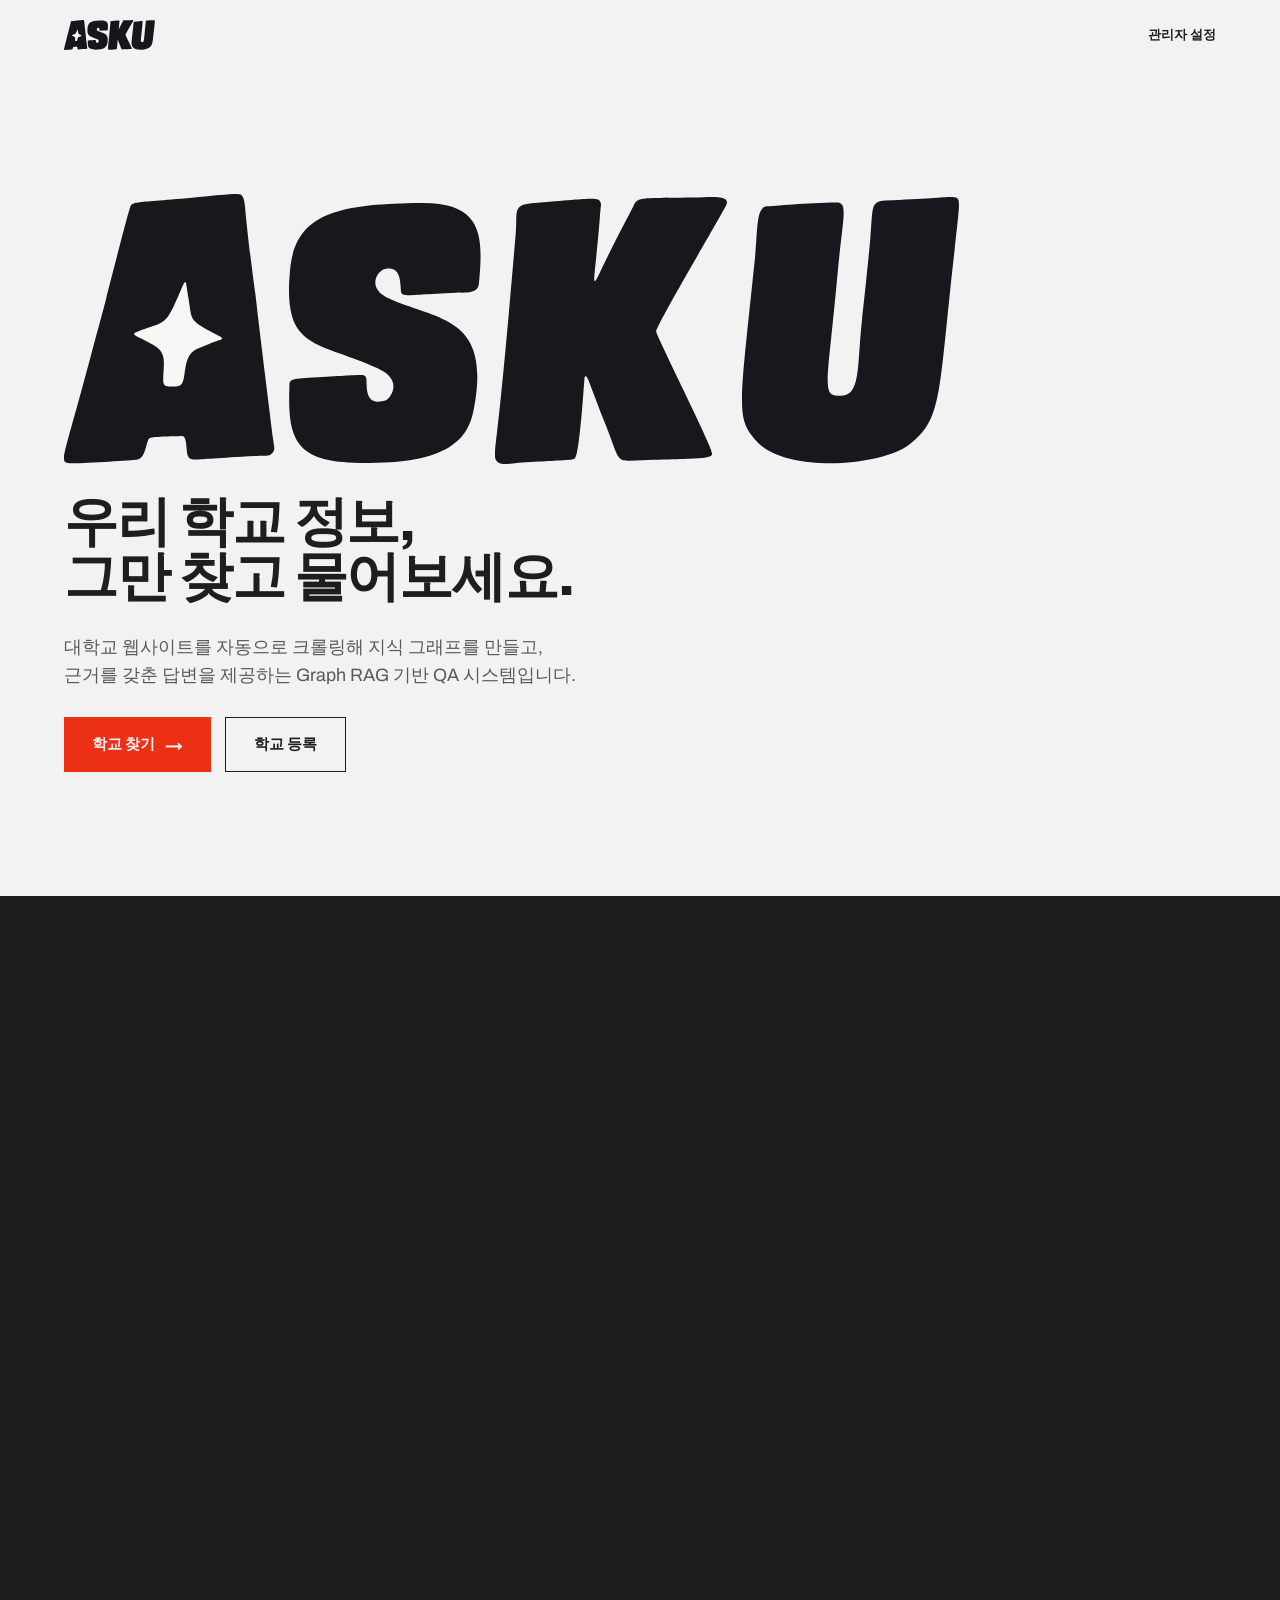
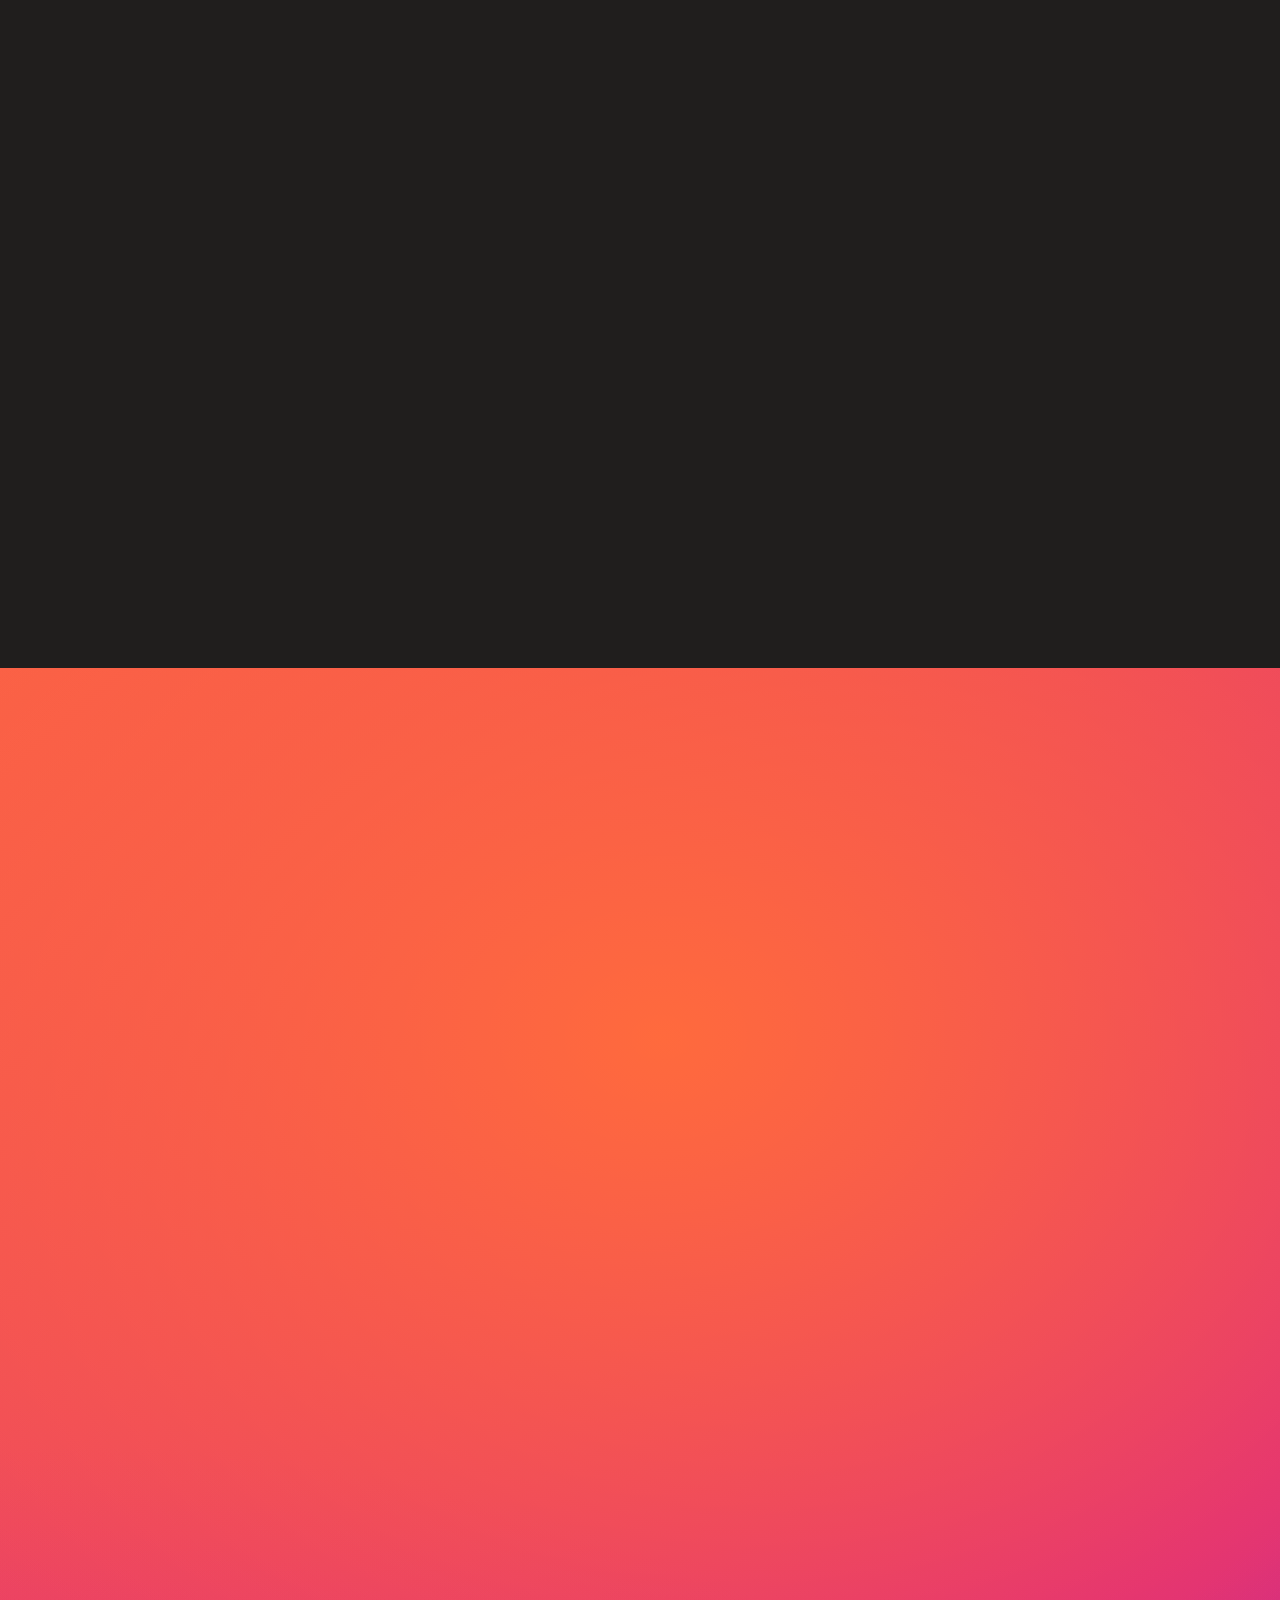
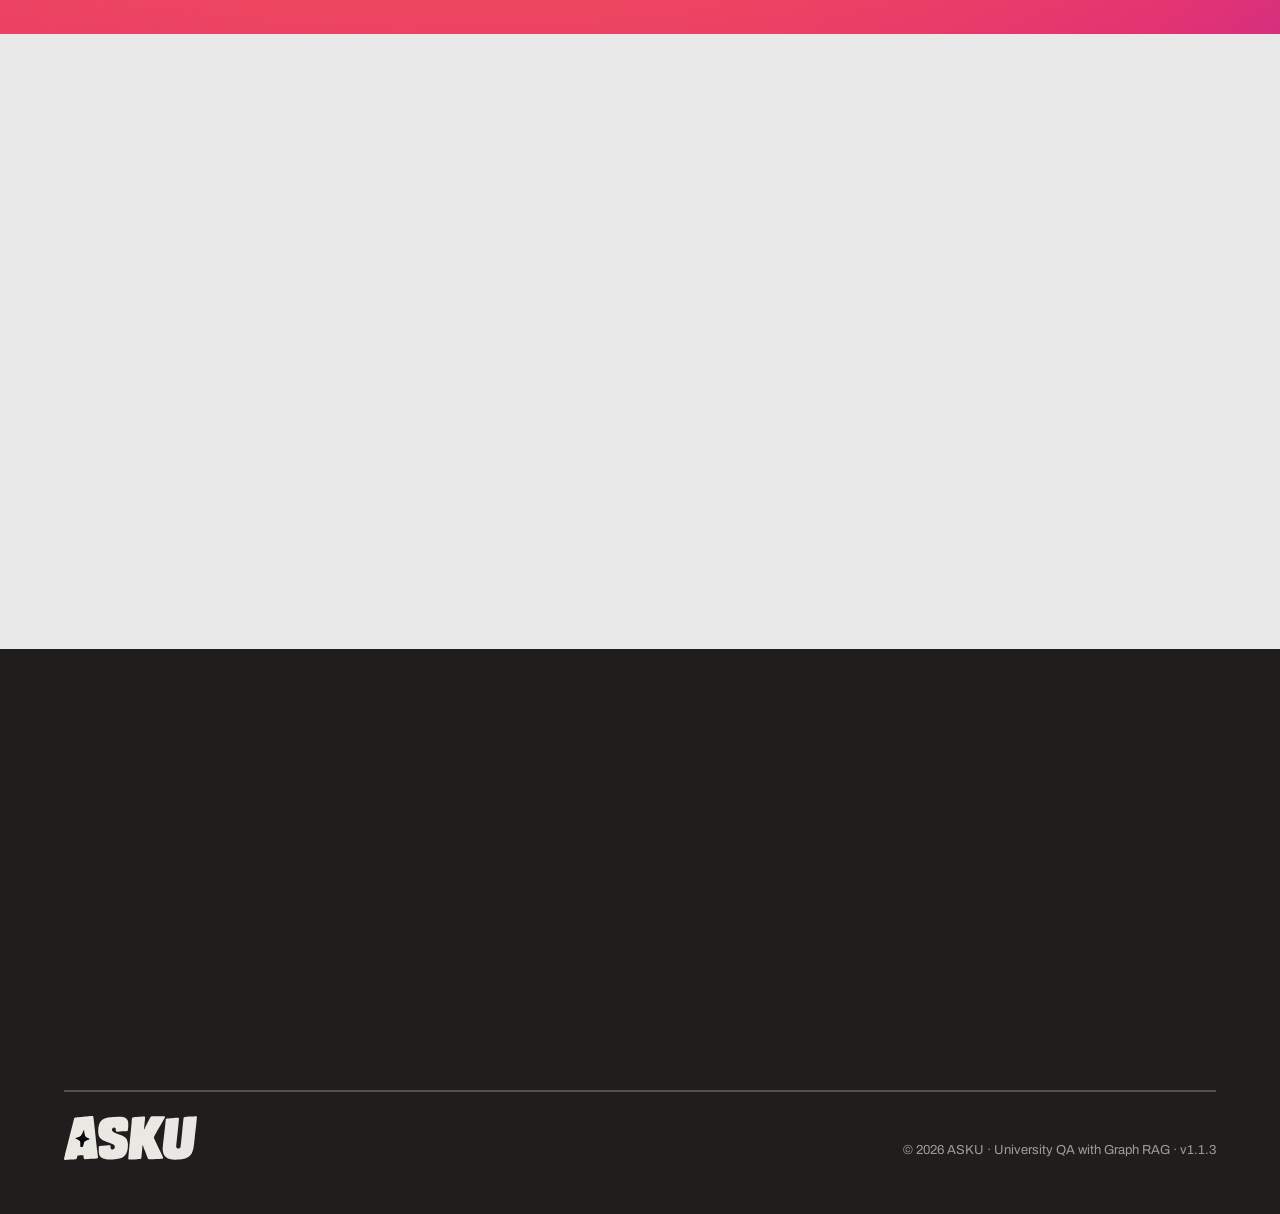
<file: frontend/src/index.html>
<!doctype html>
<html lang="ko">
<head>
<meta charset="utf-8">
<meta name="viewport" content="width=device-width, initial-scale=1">
<title>ASKU — 우리 학교 정보, 그만 찾고 물어보세요</title>
<link rel="icon" type="image/svg+xml" href="assets/logo_A.svg">
<link rel="stylesheet" href="_ds/modernist-c94de0c9-726d-442a-9bb3-d3b24f39b8cb/styles.css">
<script src="api.js"></script>
<style>
@font-face { font-family:"Hostero"; src:url("uploads/HosteroRegular-e9RAe.ttf") format("truetype"); font-display:swap; }
body { margin:0; background:#f3f2f2; }
a { color:var(--asku-accent,#ec3013); text-decoration:none; }
a:hover { color:var(--asku-accent,#ec3013); }
/* overflow-x:hidden 은 스크롤 컨테이너를 만들어 흐름 섹션의 position:sticky 를 깨뜨린다 → clip 사용 */
#asku-root { --asku-accent:#ec3013; font-family:var(--font-body); overflow-x:clip; }
[data-navbar]{ color:#201e1d; transition:color .5s cubic-bezier(.16,1,.3,1); }
[data-navbar][data-theme="light"]{ color:#f3f2f2; }
[data-reveal]{ opacity:0; transform:translateY(40px); transition:opacity .95s cubic-bezier(.16,1,.3,1), transform .95s cubic-bezier(.16,1,.3,1); }
[data-reveal].vis{ opacity:1; transform:none; }
.rise{ display:inline-block; transform:translateY(118%); transition:transform 1.05s cubic-bezier(.16,1,.3,1); }
.rise.vis{ transform:translateY(0); }
/* 히어로 인트로: 로고 글자가 크게 튀어 오르고(overshoot), 다 오른 뒤에야 나머지가 순서대로 나온다.
   padding/margin 은 overshoot 로 위로 튀는 만큼의 여유 — 없으면 윗부분이 잘린다. */
.hero-letter{ display:inline-flex; overflow:hidden; vertical-align:bottom; padding-top:26px; margin-top:-26px; }
.hero-logo .rise{ transform:translateY(132%); transition-duration:1.25s; transition-timing-function:cubic-bezier(.2,1.3,.32,1); }
.hero-logo .rise.vis{ transform:none; } /* .rise.vis 와 특이도가 같아 이 쪽에도 도착 상태를 적어 줘야 한다 */
.hero-line{ display:block; overflow:hidden; white-space:pre; }
.hero-line .rise{ transition-duration:.5s; }
.nav-fade{ opacity:0; transition:opacity .7s ease, color .5s cubic-bezier(.16,1,.3,1); }
.nav-fade.in{ opacity:1; }
/* 로고 글자 SVG: 원본은 밑선이 맞춰진 상태로 잘려 있어, 높이만 원본 비율(--lh/235)대로 주면 정렬이 그대로 산다. */
/* 네 글자 가로합 ≈ 높이×3.24 라, 좁은 화면에선 하한(88px)이 아니라 24vw 가 이기게 둬야 가로가 안 넘친다. */
.hero-logo{ --logo-h:clamp(64px,min(24vw,30vh),340px); }
.hero-logo img{ display:block; width:auto; height:calc(var(--logo-h) * var(--lh) / 235); }
/* 어두운 배경(네비 light 테마·푸터) 위에서는 잉크색을 반전시켜 쓴다. */
[data-navbar][data-theme="light"] .logo-ink, .logo-ink[data-invert]{ filter:invert(1); }

/* ── 사용 흐름(핀 고정 + 순차 등장) ───────────────────────────────────── */
#flow{ position:relative; background:#201e1d; color:#f3f2f2; }
.flow-pin{ position:sticky; top:0; min-height:100svh; display:flex; align-items:center; justify-content:center;
  padding:clamp(70px,10vh,110px) clamp(20px,5vw,72px); }
/* 2열 × 6행: 좌우 단계가 같은 행을 공유해 라벨·화살표 높이가 자동으로 맞는다. */
.flow-grid{ --sx:clamp(16px,3.4vw,54px); /* S 자 좌우 진폭 */
  width:100%; max-width:980px; display:grid; grid-template-columns:1fr 1fr;
  column-gap:clamp(24px,5vw,80px); row-gap:clamp(10px,1.8vh,20px); justify-items:center; align-items:center; }
.flow-head{ margin:0 0 clamp(14px,2.4vh,28px); font-family:var(--font-heading); font-weight:800; letter-spacing:-.02em;
  line-height:1.08; font-size:clamp(24px,3.2vw,42px); text-align:center; }
.flow-head span{ display:block; margin-top:4px; font-size:.5em; font-weight:700; letter-spacing:.12em; text-transform:uppercase;
  color:color-mix(in srgb,#f3f2f2 52%,transparent); }
/* align-self:start — 같은 행의 좌우 단계가 아이콘 높이 차이와 무관하게 라벨 줄부터 맞도록.
   좌·우로 번갈아 밀어 흐름이 S 자를 그리게 한다(translate 속성이라 등장 애니메이션의 transform 과 안 겹침). */
.flow-step{ align-self:start; display:flex; flex-direction:column; align-items:center; text-align:center; gap:8px; }
.flow-step[data-x="-"]{ translate:calc(-1 * var(--sx)) 0; }
.flow-step[data-x="+"]{ translate:var(--sx) 0; }
.flow-arrow.back{ scale:-1 1; } /* 되돌아오는 구간은 곡선을 좌우 반전 */
.flow-label{ font-family:var(--font-heading); font-weight:800; letter-spacing:-.01em; font-size:clamp(16px,1.8vw,24px); }
.flow-demo{ min-height:1.7em; font-size:clamp(13px,1.3vw,17px); font-weight:700;
  color:color-mix(in srgb,#f3f2f2 60%,transparent); word-break:break-all; }
/* 타이핑 캐럿 — 타이핑이 끝나면 .done 으로 멈춘다. */
.type::after{ content:"|"; margin-left:2px; color:var(--asku-accent,#ec3013); animation:caret 1s step-end infinite; }
.type.done::after{ content:none; }
@keyframes caret{ 50%{ opacity:0; } }
.flow-icon{ display:block; width:clamp(56px,6vw,84px); height:auto; }
.flow-arrow{ width:clamp(30px,3.2vw,44px); height:auto; }
.flow-arrow .draw{ stroke-dasharray:1; stroke-dashoffset:1; transition:stroke-dashoffset .7s cubic-bezier(.65,0,.35,1); }
.flow-arrow.on .draw{ stroke-dashoffset:0; }
#flow [data-seq]{ opacity:0; transform:translateY(20px); transition:opacity .5s cubic-bezier(.16,1,.3,1), transform .5s cubic-bezier(.16,1,.3,1); }
#flow [data-seq].on{ opacity:1; transform:none; }
#asku-root[data-grid="on"]::after{ content:""; position:fixed; inset:0; z-index:60; pointer-events:none; background:repeating-linear-gradient(90deg, transparent 0, transparent calc((100% - 11px) / 12), color-mix(in srgb, var(--asku-accent,#ec3013) 18%, transparent) calc((100% - 11px) / 12), color-mix(in srgb, var(--asku-accent,#ec3013) 18%, transparent) calc((100% - 11px) / 12 + 1px)); }
#asku-root a[href="register.html"]{ white-space:nowrap; }
/* "검색이 아니라, 답변입니다." — 문장 뜻대로 움직인다: 검색은 줄이 그어져 지워지고,
   답변은 흰 블록이 왼→오른쪽으로 쓸고 지나가며 그 자리를 강조색 글자로 바꾼다.
   트리거는 h2 의 [data-reveal].vis 를 그대로 쓴다(JS 추가 없음). */
.why-strike{ position:relative; display:inline-block; transition:opacity .5s ease .3s; }
.why-strike::after{ content:""; position:absolute; left:-.05em; right:-.05em; top:.55em; height:.07em; background:currentColor; transform:scaleX(0); transform-origin:left; transition:transform .5s cubic-bezier(.16,1,.3,1) .3s; }
[data-reveal].vis .why-strike{ opacity:.42; }
[data-reveal].vis .why-strike::after{ transform:scaleX(1); }
/* ::before 는 원래 글자를 덮는 흰 블록, ::after 는 그 위에 같은 글자를 강조색으로 다시 그린 층.
   둘의 진행을 맞춰야 블록이 지나간 만큼만 색이 바뀐 것처럼 보인다. */
.why-hl{ position:relative; display:inline-block; }
.why-hl::before{ content:""; position:absolute; inset:-.05em -.1em; background:#f3f2f2; transform:scaleX(0); transform-origin:left; transition:transform .6s cubic-bezier(.16,1,.3,1) .85s; }
.why-hl::after{ content:attr(data-word); position:absolute; left:0; top:0; color:var(--asku-accent,#ec3013); clip-path:inset(0 100% 0 0); transition:clip-path .6s cubic-bezier(.16,1,.3,1) .85s; }
[data-reveal].vis .why-hl::before{ transform:scaleX(1); }
[data-reveal].vis .why-hl::after{ clip-path:inset(0 -.1em 0 0); }
@keyframes whyDrift{ 0%{ background-position:0% 50%; } 100%{ background-position:100% 50%; } }
@keyframes marquee{ 0%{ transform:translateX(-50%); } 100%{ transform:translateX(0); } }
.mq-track:hover{ animation-play-state:paused; }
@keyframes devFloat{ 0%,100%{ transform:translateY(0); } 50%{ transform:translateY(-14px); } }
.dev-card{ animation:devFloat 6s ease-in-out infinite; will-change:transform; }
/* 카드는 이미 transform 으로 떠다니는 중이라(애니메이션이 트랜지션을 이긴다) 등장은 translate 속성으로 준다. */
.dev-card[data-reveal]{ transform:none; translate:0 44px; transition:opacity .8s cubic-bezier(.16,1,.3,1), translate .8s cubic-bezier(.16,1,.3,1); }
.dev-card[data-reveal].vis{ translate:0 0; }
.dev-card:nth-child(2){ animation-delay:-2s; }
.dev-card:nth-child(3){ animation-delay:-4s; }
@media (prefers-reduced-motion: reduce){ [data-reveal],.rise,#flow [data-seq]{ transition:none; opacity:1; transform:none; } .flow-arrow .draw{ transition:none; stroke-dashoffset:0; } .type::after{ animation:none; } .why-bg{ animation:none !important; } .mq-track{ animation:none !important; } .dev-card{ animation:none !important; } .why-strike,.why-strike::after,.why-hl::before,.why-hl::after{ transition:none; } }
@media (max-width:820px){ .feat-grid{ grid-template-columns:1fr !important; } .flow-grid{ grid-template-columns:1fr; } .flow-pin{ position:static; min-height:0; } }
@media (max-width:680px){ .dev-grid{ grid-template-columns:1fr !important; } }
</style>
</head>
<body>
<div id="asku-root" data-grid="off">

  <nav data-navbar data-theme="dark" class="nav-fade" style="position:sticky; top:0; z-index:50; display:flex; align-items:center; justify-content:space-between; padding:20px clamp(20px,5vw,72px); mix-blend-mode:normal;">
    <a href="#" style="display:flex; align-items:center; color:inherit;"><img class="logo-ink" src="assets/logo_full.svg" alt="ASKU" style="display:block; height:30px; width:auto;"></a>
    <div class="nav-links" style="display:flex; align-items:center; gap:clamp(16px,2vw,34px);">
      <a href="admin.html" style="color:inherit;font-weight:600;font-size:13px;">관리자 설정</a>
    </div>
  </nav>

  <section id="top" data-nav="dark" style="background:#f3f2f2; color:#201e1d; padding:clamp(24px,4vh,56px) clamp(20px,5vw,72px); min-height:calc(100svh - 74px); display:flex; flex-direction:column; justify-content:center;">
    <h1 class="hero-logo" aria-label="ASKU" style="margin:0; display:flex; align-items:flex-end; gap:clamp(6px,1.1vw,22px);">
      <span class="hero-letter"><img class="rise" src="assets/logo_A.svg" alt="" style="--lh:235; transition-delay:.12s"></span><span class="hero-letter"><img class="rise" src="assets/logo_S.svg" alt="" style="--lh:227; transition-delay:.42s"></span><span class="hero-letter"><img class="rise" src="assets/logo_K.svg" alt="" style="--lh:232; transition-delay:.72s"></span><span class="hero-letter"><img class="rise" src="assets/logo_U.svg" alt="" style="--lh:232; transition-delay:1.02s"></span>
    </h1>
    <div style="margin-top:clamp(20px,3.5vh,44px); font-family:var(--font-heading); font-weight:800; line-height:1.02; letter-spacing:-.02em; font-size:clamp(26px,min(5vw,6vh),60px);">
      <span class="hero-line"><span class="split">우리 학교 정보,</span></span>
      <span class="hero-line"><span class="split">그만 찾고 물어보세요.</span></span>
    </div>
    <p id="hero-desc" data-reveal style="max-width:54ch; margin:clamp(18px,3vh,34px) 0 0; font-size:clamp(16px,1.4vw,20px); line-height:1.6; color:color-mix(in srgb,#201e1d 72%,transparent);">대학교 웹사이트를 자동으로 크롤링해 지식 그래프를 만들고,<br>근거를 갖춘 답변을 제공하는 Graph RAG 기반 QA 시스템입니다.</p>
    <div id="hero-cta" data-reveal style="display:flex; gap:14px; flex-wrap:wrap; margin-top:clamp(20px,3vh,34px);">
      <a href="find.html" class="btn-accent" style="display:inline-flex; align-items:center; gap:10px; background:var(--asku-accent,#ec3013); color:#f3f2f2; font-family:var(--font-heading); font-weight:800; font-size:15px; padding:15px 28px;">학교 찾기 <span style="font-size:18px; line-height:1;">→</span></a>
      <a href="register.html" class="btn-ink" style="display:inline-flex; align-items:center; gap:10px; border:1.5px solid #201e1d; color:#201e1d; font-family:var(--font-heading); font-weight:800; font-size:15px; padding:15px 28px;">학교 등록</a>
    </div>
  </section>

  <!-- 사용 흐름: 스크롤에 고정(sticky)된 채 요소가 순서대로 등장하고, 다 나오면 다시 아래로 흐른다.
       2열 × 6행 그리드라 좌우 단계가 같은 행에서 자동으로 정렬된다. -->
  <section id="flow" data-nav="light">
    <div class="flow-pin">
      <div class="flow-grid">
        <h2 class="flow-head" data-seq="0" style="grid-area:1/1">등록 흐름<span>Register</span></h2>
        <div class="flow-step" data-x="-" data-seq="1" style="grid-area:2/1"><div class="flow-label">1. 공지 URL 입력</div><div class="flow-demo"><span class="type" data-texts="https://www.sejong.ac.kr|https://www.snu.ac.kr|https://www.korea.ac.kr|https://www.yonsei.ac.kr"></span></div></div>
        <svg class="flow-arrow" data-seq="2" viewBox="0 0 40 62" fill="none" stroke="var(--asku-accent,#ec3013)" stroke-width="2.4" stroke-linecap="round" stroke-linejoin="round" aria-hidden="true" style="grid-area:3/1"><path class="draw" d="M8 5 C8 26 32 28 32 47" pathLength="1"></path><path class="draw" d="M25.5 40.5 L32 48 L38.5 40.5" pathLength="1" style="transition-delay:.28s"></path></svg>
        <div class="flow-step" data-x="+" data-seq="3" style="grid-area:4/1"><div class="flow-label">2. 자동 크롤링</div><img class="flow-icon" src="assets/search.gif" alt="" loading="lazy"></div>
        <svg class="flow-arrow back" data-seq="4" viewBox="0 0 40 62" fill="none" stroke="var(--asku-accent,#ec3013)" stroke-width="2.4" stroke-linecap="round" stroke-linejoin="round" aria-hidden="true" style="grid-area:5/1"><path class="draw" d="M8 5 C8 26 32 28 32 47" pathLength="1"></path><path class="draw" d="M25.5 40.5 L32 48 L38.5 40.5" pathLength="1" style="transition-delay:.28s"></path></svg>
        <div class="flow-step" data-x="-" data-seq="5" style="grid-area:6/1"><div class="flow-label">3. 지식 그래프 생성</div><img class="flow-icon" src="assets/connection.gif" alt="" loading="lazy"></div>
        <h2 class="flow-head" data-seq="6" style="grid-area:1/2">질의 흐름<span>Ask</span></h2>
        <div class="flow-step" data-x="-" data-seq="7" style="grid-area:2/2"><div class="flow-label">1. 학교 선택</div><div class="flow-demo"><span class="slot" data-pool="세종대,고려대,연세대,한양대,서울대,성균관대"></span></div></div>
        <svg class="flow-arrow" data-seq="8" viewBox="0 0 40 62" fill="none" stroke="var(--asku-accent,#ec3013)" stroke-width="2.4" stroke-linecap="round" stroke-linejoin="round" aria-hidden="true" style="grid-area:3/2"><path class="draw" d="M8 5 C8 26 32 28 32 47" pathLength="1"></path><path class="draw" d="M25.5 40.5 L32 48 L38.5 40.5" pathLength="1" style="transition-delay:.28s"></path></svg>
        <div class="flow-step" data-x="+" data-seq="9" style="grid-area:4/2"><div class="flow-label">2. 질문 입력</div><div class="flow-demo"><span class="type" data-texts="2학기 수강신청 기간 알려줘|졸업요건이 어떻게 되나요?|장학금 신청은 어디서 해?|기숙사 신청 일정 알려줘"></span></div></div>
        <svg class="flow-arrow back" data-seq="10" viewBox="0 0 40 62" fill="none" stroke="var(--asku-accent,#ec3013)" stroke-width="2.4" stroke-linecap="round" stroke-linejoin="round" aria-hidden="true" style="grid-area:5/2"><path class="draw" d="M8 5 C8 26 32 28 32 47" pathLength="1"></path><path class="draw" d="M25.5 40.5 L32 48 L38.5 40.5" pathLength="1" style="transition-delay:.28s"></path></svg>
        <div class="flow-step" data-x="-" data-seq="11" style="grid-area:6/2"><div class="flow-label">3. 근거 있는 답변</div><img class="flow-icon" src="assets/strategic-consulting.gif" alt="" loading="lazy"></div>
      </div>
    </div>
  </section>

  <section id="why" data-nav="light" style="background:var(--asku-accent,#ec3013); color:#f3f2f2; padding:clamp(90px,15vh,160px) clamp(20px,5vw,72px); position:relative; overflow:hidden;">
    <div class="why-bg" aria-hidden="true" style="position:absolute; inset:-20%; z-index:0; --wx:32%; --wy:26%; background:radial-gradient(60% 60% at var(--wx) var(--wy), var(--g1,#ff6a3d) 0%, transparent 60%), radial-gradient(78% 78% at 84% 82%, var(--g3,#8f2fb0) 0%, transparent 58%), radial-gradient(72% 72% at 12% 88%, var(--g2,#e12d78) 0%, transparent 60%), linear-gradient(140deg, var(--g1,#ff6a3d) 0%, var(--g2,#e12d78) 50%, var(--g3,#8f2fb0) 100%); background-size:160% 160%; animation:whyDrift 22s ease-in-out infinite alternate; transition:transform .3s ease-out; will-change:transform, background-position;"></div>
    <div class="why-inner" style="position:relative; z-index:1;">
    <h2 data-reveal style="transition-delay:.08s; margin:0 0 clamp(48px,7vh,90px); font-family:var(--font-heading); font-weight:800; letter-spacing:-.02em; line-height:1.0; font-size:clamp(38px,7vw,96px);"><span class="why-strike">검색</span>이 아니라,<br><span class="why-hl" data-word="답변">답변</span>입니다.</h2>
    <div class="feat-grid" style="display:grid; grid-template-columns:1fr 1fr; gap:clamp(28px,4vw,64px) clamp(40px,6vw,96px);">
      <div data-reveal style="border-top:2px solid color-mix(in srgb,#f3f2f2 45%,transparent); padding-top:20px;"><div style="font-family:'Hostero'; font-size:clamp(28px,3vw,40px);">01</div><h3 style="font-size:clamp(24px,2.8vw,40px); font-weight:800; letter-spacing:-.01em; margin:14px 0 12px;">지식 그래프</h3><p style="margin:0; font-size:clamp(16px,1.4vw,20px); line-height:1.5; color:#fff; max-width:32ch;">엔티티와 관계로 흩어진 학교 정보를 하나의 구조로 엮습니다.</p></div>
      <div data-reveal style="transition-delay:.08s; border-top:2px solid color-mix(in srgb,#f3f2f2 45%,transparent); padding-top:20px;"><div style="font-family:'Hostero'; font-size:clamp(28px,3vw,40px);">02</div><h3 style="font-size:clamp(24px,2.8vw,40px); font-weight:800; letter-spacing:-.01em; margin:14px 0 12px;">Graph RAG</h3><p style="margin:0; font-size:clamp(16px,1.4vw,20px); line-height:1.5; color:#fff; max-width:32ch;">그래프와 벡터를 함께 검색해 관계를 잇는 복합 질문에 강합니다.</p></div>
      <div data-reveal style="transition-delay:.16s; border-top:2px solid color-mix(in srgb,#f3f2f2 45%,transparent); padding-top:20px;"><div style="font-family:'Hostero'; font-size:clamp(28px,3vw,40px);">03</div><h3 style="font-size:clamp(24px,2.8vw,40px); font-weight:800; letter-spacing:-.01em; margin:14px 0 12px;">근거 제공</h3><p style="margin:0; font-size:clamp(16px,1.4vw,20px); line-height:1.5; color:#fff; max-width:32ch;">모든 답변에 원문 링크를 붙여 출처를 확인할 수 있습니다.</p></div>
      <div data-reveal style="transition-delay:.24s; border-top:2px solid color-mix(in srgb,#f3f2f2 45%,transparent); padding-top:20px;"><div style="font-family:'Hostero'; font-size:clamp(28px,3vw,40px);">04</div><h3 style="font-size:clamp(24px,2.8vw,40px); font-weight:800; letter-spacing:-.01em; margin:14px 0 12px;">자동 갱신</h3><p style="margin:0; font-size:clamp(16px,1.4vw,20px); line-height:1.5; color:#fff; max-width:32ch;">주기적으로 다시 크롤링해 언제나 최신 정보를 유지합니다.</p></div>
    </div>
    </div>
  </section>

  <section id="schools" data-nav="light" style="background:#201e1d; color:#f3f2f2; padding:clamp(90px,15vh,160px) 0; overflow:hidden; display:none;">
    <div style="padding:0 clamp(20px,5vw,72px);">
      <h2 data-reveal style="transition-delay:.08s; margin:0; font-family:var(--font-heading); font-weight:800; letter-spacing:-.02em; line-height:1.02; font-size:clamp(30px,5.2vw,70px);">이미 <span id="cov-count" style="color:var(--asku-accent,#ec3013); font-size:1.4em; line-height:1; font-variant-numeric:tabular-nums;">0개</span> 대학 등록</h2>
      <p data-reveal style="transition-delay:.16s; margin:clamp(20px,3vh,28px) 0 0; max-width:48ch; font-size:clamp(16px,1.4vw,20px); line-height:1.6; color:color-mix(in srgb,#f3f2f2 74%,transparent);">새로운 학교도 공지 URL 하나면 바로 추가됩니다.</p>
    </div>
    <div data-reveal style="transition-delay:.24s; margin-top:clamp(48px,8vh,88px); -webkit-mask-image:linear-gradient(90deg,transparent 0,#000 7%,#000 93%,transparent 100%); mask-image:linear-gradient(90deg,transparent 0,#000 7%,#000 93%,transparent 100%);">
      <div class="mq-track" id="cov-track" style="display:flex; align-items:center; gap:clamp(28px,4vw,60px); width:max-content; animation:marquee 34s linear infinite;"></div>
    </div>
  </section>

  <section id="developers" data-nav="dark" style="background:#eae9e9; color:#201e1d; padding:clamp(90px,15vh,160px) clamp(20px,5vw,72px);">
    <h2 data-reveal style="margin:0 0 clamp(40px,6vh,72px); font-family:var(--font-heading); font-weight:800; letter-spacing:-.02em; line-height:1.0; font-size:clamp(28px,4.2vw,56px);">만든 사람들</h2>

    <div class="dev-grid" style="display:grid; grid-template-columns:repeat(3,1fr); gap:clamp(20px,3vw,40px); align-items:stretch;">
      <div class="dev-card" data-reveal style="transition-delay:0s; display:flex; flex-direction:column; gap:14px; background:#f7f6f6; border:2px solid var(--color-divider); padding:clamp(24px,3vw,38px); box-shadow:0 18px 42px color-mix(in srgb,#201e1d 12%,transparent);">
        <span style="font-family:'Hostero'; font-size:clamp(20px,2vw,30px); color:var(--asku-accent,#ec3013);">01</span>
        <span style="font-family:'Hostero'; font-size:clamp(34px,3.4vw,52px); line-height:.92;">최재현</span>
        <span style="display:flex; flex-direction:column; gap:6px; align-items:flex-start; font-size:14px; font-weight:500; margin-top:auto;">
          <a href="https://github.com/linklingj" target="_blank" rel="noopener" style="color:#201e1d;" style-hover="color:var(--asku-accent,#ec3013)">github.com/linklingj ↗</a>
          <a href="mailto:jaehyunc413@gmail.com" style="color:#201e1d;" style-hover="color:var(--asku-accent,#ec3013)">jaehyunc413@gmail.com</a>
        </span>
      </div>
      <div class="dev-card" data-reveal style="transition-delay:.14s; display:flex; flex-direction:column; gap:14px; background:#f7f6f6; border:2px solid var(--color-divider); padding:clamp(24px,3vw,38px); box-shadow:0 18px 42px color-mix(in srgb,#201e1d 12%,transparent);">
        <span style="font-family:'Hostero'; font-size:clamp(20px,2vw,30px); color:var(--asku-accent,#ec3013);">02</span>
        <span style="font-family:'Hostero'; font-size:clamp(34px,3.4vw,52px); line-height:.92;">권시헌</span>
        <span style="display:flex; flex-direction:column; gap:6px; align-items:flex-start; font-size:14px; font-weight:500; margin-top:auto;">
          <a href="https://github.com/ksihun" target="_blank" rel="noopener" style="color:#201e1d;" style-hover="color:var(--asku-accent,#ec3013)">github.com/ksihun ↗</a>
          <a href="mailto:ksh122445@naver.com" style="color:#201e1d;" style-hover="color:var(--asku-accent,#ec3013)">ksh122445@naver.com</a>
        </span>
    </div>
      <div class="dev-card" data-reveal style="transition-delay:.28s; display:flex; flex-direction:column; gap:14px; background:#f7f6f6; border:2px solid var(--color-divider); padding:clamp(24px,3vw,38px); box-shadow:0 18px 42px color-mix(in srgb,#201e1d 12%,transparent);">
        <span style="font-family:'Hostero'; font-size:clamp(20px,2vw,30px); color:var(--asku-accent,#ec3013);">03</span>
        <span style="font-family:'Hostero'; font-size:clamp(34px,3.4vw,52px); line-height:.92;">김건민</span>
        <span style="display:flex; flex-direction:column; gap:6px; align-items:flex-start; font-size:14px; font-weight:500; margin-top:auto;">
          <a href="https://github.com/3lynk" target="_blank" rel="noopener" style="color:#201e1d;" style-hover="color:var(--asku-accent,#ec3013)">github.com/3lynk ↗</a>
          <a href="mailto:kimgunmin77@gmail.com" style="color:#201e1d;" style-hover="color:var(--asku-accent,#ec3013)">kimgunmin77@gmail.com</a>
        </span>
      </div>
    </div>
  </section>

  <footer data-nav="light" style="background:#201e1d; color:#f3f2f2; padding:clamp(80px,13vh,150px) clamp(20px,5vw,72px) clamp(40px,6vh,56px);">
    <div data-reveal style="font-family:var(--font-heading); font-weight:800; letter-spacing:-.02em; line-height:1.0; font-size:clamp(34px,6vw,82px); max-width:14ch;">그만 찾고,<br>물어보세요.</div>
    <div data-reveal style="transition-delay:.1s; margin-top:clamp(30px,4vh,44px);"><a href="find.html" class="btn-accent" style="display:inline-flex; align-items:center; gap:10px; background:var(--asku-accent,#ec3013); color:#f3f2f2; font-family:var(--font-heading); font-weight:800; font-size:15px; padding:15px 28px;">학교 찾기 <span style="font-size:18px; line-height:1;">→</span></a></div>
    <div style="display:flex; justify-content:space-between; align-items:flex-end; flex-wrap:wrap; gap:20px; margin-top:clamp(56px,9vh,96px); padding-top:24px; border-top:2px solid color-mix(in srgb,#f3f2f2 24%,transparent);">
      <img class="logo-ink" data-invert src="assets/logo_full.svg" alt="ASKU" style="display:block; height:clamp(26px,4vw,44px); width:auto;">
      <span style="font-size:13px; color:color-mix(in srgb,#f3f2f2 60%,transparent);">© 2026 ASKU · University QA with Graph RAG · v1.1.3</span>
    </div>
  </footer>

</div>
<script>
(function () {
  var root = document.getElementById('asku-root');
  if (!root) return;

  // style-hover="…" — support.js applied these on hover; replicate with base+hover merge.
  root.querySelectorAll('[style-hover]').forEach(function (el) {
    var base = el.getAttribute('style') || '';
    var hover = el.getAttribute('style-hover');
    el.addEventListener('pointerenter', function () { el.setAttribute('style', base + ';' + hover); });
    el.addEventListener('pointerleave', function () { el.setAttribute('style', base); });
  });

  var reduce = window.matchMedia && matchMedia('(prefers-reduced-motion: reduce)').matches;

  // ── 히어로 인트로 타임라인 ────────────────────────────────────────────
  // 로고 글자(마지막 글자가 1.02s 에 시작 + 1.25s) → 문장을 왼쪽부터 한 글자씩 → 설명 → 버튼.
  // 각 요소의 transition-delay 로만 순서를 만든다(타이머 체인 없음 → 되감아도 그대로 재생).
  var HERO_LOGO_END = 1.02 + 1.25;
  (function () {
    var t = HERO_LOGO_END + 0.15, STEP = 0.05;
    root.querySelectorAll('.hero-line .split').forEach(function (sp) {
      var frag = document.createDocumentFragment();
      Array.prototype.forEach.call(sp.textContent, function (ch) {
        var s = document.createElement('span');
        s.className = 'rise';
        s.textContent = ch;
        s.style.transitionDelay = t.toFixed(2) + 's';
        t += STEP;
        frag.appendChild(s);
      });
      sp.textContent = '';
      sp.appendChild(frag);
    });
    var desc = document.getElementById('hero-desc'), cta = document.getElementById('hero-cta');
    if (desc) desc.style.transitionDelay = (t + 0.2).toFixed(2) + 's';
    if (cta) cta.style.transitionDelay = (t + 0.55).toFixed(2) + 's';
    // 인트로 동안엔 내비도 숨긴다.
    var nav = root.querySelector('.nav-fade');
    if (nav) setTimeout(function () { nav.classList.add('in'); }, reduce ? 0 : HERO_LOGO_END * 1000);
  })();

  var els = root.querySelectorAll('[data-reveal],.rise');
  if (reduce || !('IntersectionObserver' in window)) {
    els.forEach(function (e) { e.classList.add('vis'); });
  } else {
    // .rise 는 translateY(118%) 로 제 위치에서 벗어나 있어 IO 대상이 되면 트리거를 못 넘음 → 안 움직이는 부모를 관찰한다.
    // 스크롤 위치에 따라 in/out 토글 → 내렸다 다시 올려도 재생된다. (unobserve 하면 1회만 재생)
    // 한 부모 안에 .rise 가 여럿일 수 있다(문장을 글자 단위로 쪼갠 히어로) → 목록으로 모아 전부 토글한다.
    var io = new IntersectionObserver(function (ents) {
      ents.forEach(function (en) {
        (en.target._revealTargets || [en.target]).forEach(function (t) { t.classList.toggle('vis', en.isIntersecting); });
      });
    }, { threshold: 0.12, rootMargin: '0px 0px -12% 0px' });
    els.forEach(function (e) {
      var obs = e;
      if (e.classList.contains('rise')) {
        obs = e.parentElement;
        (obs._revealTargets = obs._revealTargets || []).push(e);
      }
      io.observe(obs);
    });
  }

  var nav = root.querySelector('[data-navbar]');
  if (nav && 'IntersectionObserver' in window) {
    var navio = new IntersectionObserver(function (ents) {
      ents.forEach(function (en) { if (en.isIntersecting) nav.setAttribute('data-theme', en.target.getAttribute('data-nav')); });
    }, { rootMargin: '-70px 0px -100% 0px', threshold: 0 });
    root.querySelectorAll('[data-nav]').forEach(function (s) { navio.observe(s); });
  }

  // ── 사용 흐름: 섹션을 화면에 고정(sticky)한 채 스크롤 진행도로 요소를 하나씩 등장시킨다.
  // 스크롤 자체를 가로채지 않는다 — 섹션을 길게 만들고 sticky 로 붙여 두면 다 나온 뒤 자연스럽게 흘러간다.
  (function () {
    var sec = root.querySelector('#flow');
    if (!sec) return;
    var steps = [].slice.call(sec.querySelectorAll('[data-seq]'))
      .sort(function (a, b) { return a.dataset.seq - b.dataset.seq; });
    var PER_STEP = 0.34; // 요소 하나당 화면 높이의 34% 만큼 스크롤

    // 요소가 처음 보일 때 데모 시작. 이후로는 계속 돈다(타이핑·슬롯머신 모두 무한 반복).
    function activate(el) {
      if (el.dataset.played) return;
      el.dataset.played = '1';
      var typer = el.querySelector('.type');
      if (typer) return typeLoop(typer);
      var slot = el.querySelector('.slot');
      if (slot) return slotLoop(slot);
    }
    var pick = function (list, not) {
      if (list.length < 2) return list[0];
      var v; do { v = list[Math.floor(Math.random() * list.length)]; } while (v === not);
      return v;
    };
    // 쓰고 → 잠깐 두고 → 지우고 → 다음 문장. 문장은 목록에서 무작위로 고른다.
    function typeLoop(el) {
      var texts = (el.dataset.texts || '').split('|').filter(Boolean);
      if (!texts.length) return;
      if (reduce) { el.textContent = texts[0]; el.classList.add('done'); return; }
      var text = texts[0], i = 0;
      (function write() {
        el.textContent = text.slice(0, ++i);
        if (i < text.length) return setTimeout(write, 55);
        setTimeout(function erase() {
          el.textContent = text.slice(0, --i);
          if (i > 0) return setTimeout(erase, 24);
          text = pick(texts, text);
          setTimeout(write, 320);
        }, 1700);
      })();
    }
    // 목록을 빠르게 굴리다 감속해 한 곳에 멈추고, 잠시 뒤 다시 돈다.
    function slotLoop(el) {
      var pool = (el.dataset.pool || '').split(',').filter(Boolean);
      if (!pool.length) return;
      if (reduce) { el.textContent = pool[0]; return; }
      (function spin() {
        var landed = pick(pool, el.textContent), i = 0;
        var spins = pool.length * 2 + pool.indexOf(landed) + 1;
        (function step() {
          el.textContent = pool[i % pool.length];
          if (++i < spins) return setTimeout(step, 55 + Math.max(0, i - spins + 6) * 45); // 마지막 몇 칸만 감속
          el.textContent = landed;
          setTimeout(spin, 2000);
        })();
      })();
    }

    var pinned = false;
    function layout() {
      // 좁은 화면·모션 최소화에서는 고정하지 않고 전부 보여준다.
      pinned = window.innerWidth > 820 && !reduce;
      sec.style.height = pinned ? Math.round(window.innerHeight * (1 + steps.length * PER_STEP)) + 'px' : '';
      if (!pinned) steps.forEach(function (s) { s.classList.add('on'); activate(s); });
      onScroll();
    }
    function onScroll() {
      if (!pinned) return;
      var total = sec.offsetHeight - window.innerHeight;
      var p = total > 0 ? Math.min(1, Math.max(0, -sec.getBoundingClientRect().top / total)) : 0;
      // (N+1) 로 나눠 마지막 요소가 섹션 끝에 닿기 전에 나오게 한다.
      var shown = Math.floor(p * (steps.length + 1));
      steps.forEach(function (s, i) {
        var on = i < shown;
        s.classList.toggle('on', on);
        if (on) activate(s);
      });
    }
    window.addEventListener('scroll', onScroll, { passive: true });
    window.addEventListener('resize', layout);
    layout();
  })();

  // 슬롯머신 카운터: 1 → target 을 두 바퀴 굴린 뒤(나머지 연산으로 롤오버) 목표 숫자에 감속하며 안착.
  // 화면에 들어왔을 때 한 번만 돈다.
  function slotCount(el, target) {
    if (reduce || target < 2) { el.textContent = target + '개'; return; }
    var LOOPS = 2, span = target * LOOPS + (target - 1), dur = 1400, t0 = null;
    var run = function (t) {
      if (t0 === null) t0 = t;
      var p = Math.min(1, (t - t0) / dur);
      var v = Math.round(1 + span * (1 - Math.pow(1 - p, 3))); // ease-out cubic
      el.textContent = ((v - 1) % target + 1) + '개';
      if (p < 1) requestAnimationFrame(run);
      else el.textContent = target + '개';
    };
    if (!('IntersectionObserver' in window)) { requestAnimationFrame(run); return; }
    var once = new IntersectionObserver(function (ents) {
      if (!ents[0].isIntersecting) return;
      once.disconnect();
      requestAnimationFrame(run);
    }, { threshold: 0.6 });
    once.observe(el);
  }

  // 등록된 학교 섹션: 백엔드에서 실제 목록을 받아 채운다. 없거나 못 닿으면 섹션을 숨긴다(허위 노출 방지).
  (function () {
    var sec = root.querySelector('#schools'), track = root.querySelector('#cov-track'), count = root.querySelector('#cov-count');
    if (!sec || !track || !window.ASKU) return;
    ASKU.get('/schools').then(function (res) {
      var schools = (res && res.schools) || [];
      if (!schools.length) return; // 섹션은 display:none 유지
      count.textContent = schools.length + '개';
      slotCount(count, schools.length);
      // 대표 이미지(image_url)가 있으면 로고로, 없거나 못 불러오면 학교명으로 돌아간다
      // (관리자 화면에서 대표 이미지를 비울 수 있게 해 둔 것과 같은 규칙).
      var pill = function (s) {
        var a = document.createElement('a');
        a.href = 'find.html';
        a.style.cssText = 'flex:0 0 auto;display:flex;align-items:center;color:color-mix(in srgb,#f3f2f2 55%,transparent);transition:color .3s ease;';
        var name = document.createElement('span');
        name.textContent = s.name;
        name.style.cssText = 'font-family:var(--font-heading);font-weight:800;letter-spacing:-.01em;font-size:clamp(22px,3vw,44px);white-space:nowrap;';
        if (!s.image_url) { a.appendChild(name); return a; }
        var img = document.createElement('img');
        img.alt = s.name;  // 로고만으로는 어느 학교인지 읽히지 않는다
        // contain: 엠블럼 비율이 학교마다 달라, cover 로 자르면 가로로 긴 로고가 깨진다.
        // lazy 는 쓰지 않는다 — 마퀴가 transform 으로 흐르는 동안 뒤쪽 로고가 늦게 떠 빈칸이 보인다.
        img.style.cssText = 'display:block;height:clamp(64px,7vw,104px);width:clamp(64px,7vw,104px);object-fit:contain;padding:6px;border-radius:50%;background:#f3f2f2;';
        img.onerror = function () { a.replaceChildren(name); };  // 깨진 URL 이 빈칸을 남기지 않도록
        img.src = s.image_url;
        a.appendChild(img);
        return a;
      };
      // 마퀴 무한 루프: 목록을 두 번 이어붙인다(keyframes marquee 가 -50%→0).
      schools.concat(schools).forEach(function (s) { track.appendChild(pill(s)); });
      sec.style.display = '';
    }).catch(function () { /* 백엔드 미연결 시 섹션 숨김 유지 */ });
  })();

  if (!reduce) {
    var whySec = root.querySelector('#why'), whyBg = root.querySelector('.why-bg');
    if (whySec && whyBg) {
      var raf2 = null, mx = 0.5, my = 0.5, lastX = null, lastY = null;
      var tick2 = function () { raf2 = null;
        whyBg.style.transform = 'translate(' + ((mx - 0.5) * 44) + 'px,' + ((my - 0.5) * 44) + 'px)';
        whyBg.style.setProperty('--wx', (18 + mx * 64) + '%');
        whyBg.style.setProperty('--wy', (16 + my * 64) + '%');
      };
      // 스크롤 중엔 pointermove 가 안 오므로, 마지막 커서 좌표 + 현재 rect 로 상대 위치를 다시 계산한다.
      var recompute = function () {
        if (lastX == null) return;
        var r = whySec.getBoundingClientRect();
        mx = Math.min(Math.max((lastX - r.left) / r.width, 0), 1);
        my = Math.min(Math.max((lastY - r.top) / r.height, 0), 1);
        if (!raf2) raf2 = requestAnimationFrame(tick2);
      };
      whySec.addEventListener('pointermove', function (e) { lastX = e.clientX; lastY = e.clientY; recompute(); });
      window.addEventListener('scroll', recompute, { passive: true });
    }
  }
})();
</script>
</body>
</html>
</file>
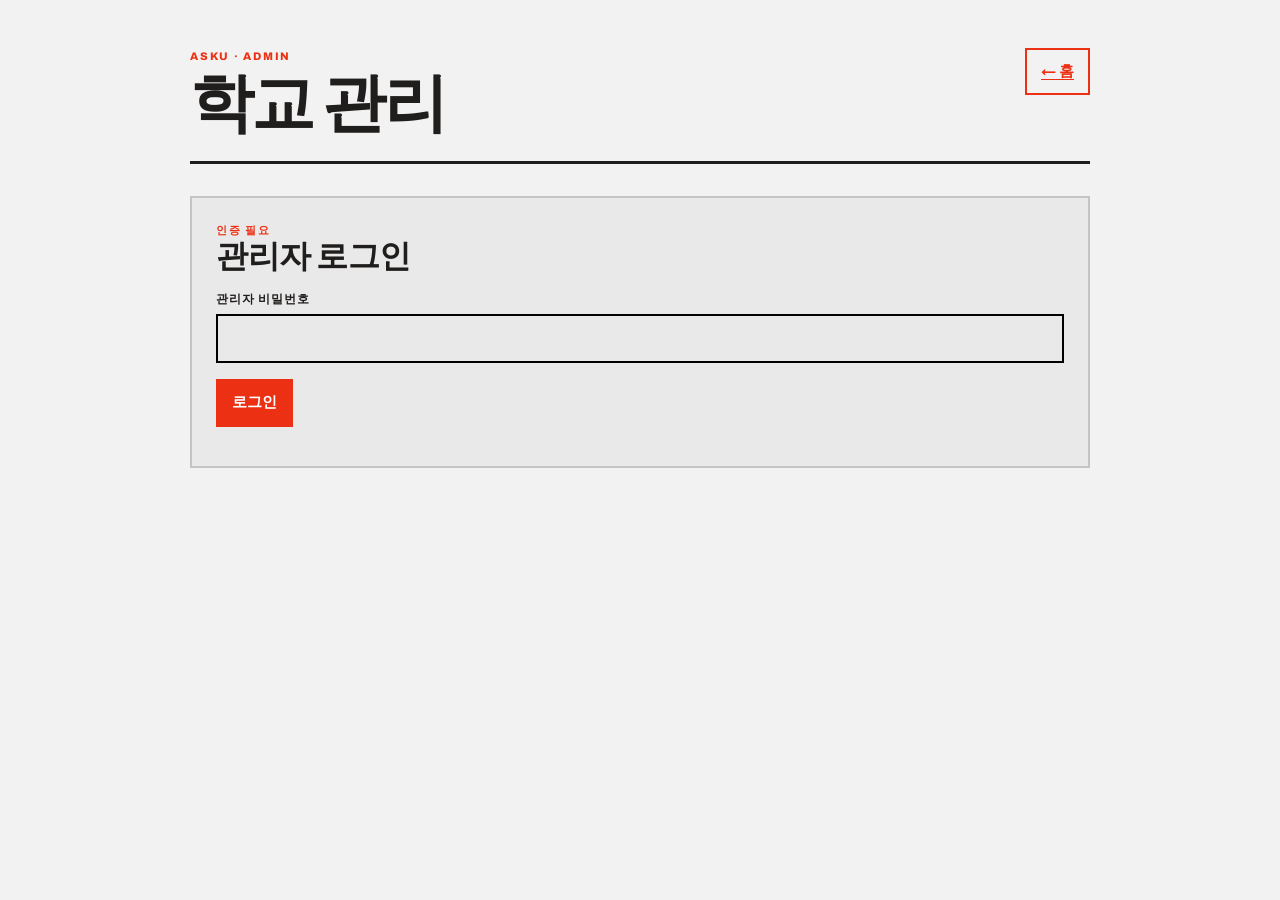
<file: frontend/src/admin.html>
<!doctype html>
<html lang="ko">
<head>
<meta charset="utf-8">
<meta name="viewport" content="width=device-width, initial-scale=1">
<title>ASKU — 관리자</title>
<link rel="icon" type="image/svg+xml" href="assets/logo_A.svg">
<link rel="stylesheet" href="_ds/modernist-c94de0c9-726d-442a-9bb3-d3b24f39b8cb/styles.css">
<script src="api.js"></script>
<style>
*{box-sizing:border-box} body{margin:0;background:var(--color-bg,#f3f2f2);color:var(--color-text,#201e1d);font-family:var(--font-body,Arial,sans-serif)}
button,input{font:inherit} button{cursor:pointer}.wrap{width:min(900px,calc(100% - 44px));margin:0 auto;padding:48px 0 80px}.top{display:flex;justify-content:space-between;align-items:start;gap:20px;border-bottom:3px solid currentColor;padding-bottom:28px}.k{font-size:11px;font-weight:800;letter-spacing:.16em;color:var(--color-accent,#ec3013)}h1{font-size:clamp(36px,6vw,64px);line-height:.9;letter-spacing:-.04em;margin:10px 0 0}.button{border:2px solid currentColor;background:transparent;padding:10px 14px;font-weight:800}.button.primary{background:var(--color-accent,#ec3013);border-color:var(--color-accent,#ec3013);color:#fff}.panel{margin-top:32px;padding:24px;border:2px solid color-mix(in srgb,currentColor 18%,transparent);background:var(--color-surface,#fff)}label{display:block;font-size:12px;font-weight:800;letter-spacing:.08em;margin:15px 0 6px}input{width:100%;border:2px solid currentColor;padding:11px;background:transparent}.row{display:flex;gap:10px;align-items:center;flex-wrap:wrap}.school{padding:20px 0;border-bottom:1px solid color-mix(in srgb,currentColor 20%,transparent)}.school:last-child{border:0}.schoolhead{display:flex;justify-content:space-between;gap:12px;align-items:center}.school img{width:48px;height:48px;object-fit:cover;border-radius:50%;border:2px solid currentColor}.msg{margin-top:15px;font-weight:700;line-height:1.5}.bad{color:#b42318}.hidden{display:none}
</style>
</head>
<body><main class="wrap">
<div class="top"><div><div class="k">ASKU · ADMIN</div><h1>학교 관리</h1></div><a class="button btn-ink" href="index.html">← 홈</a></div>
<section id="login" class="panel"><div class="k">인증 필요</div><h2>관리자 로그인</h2><label for="password">관리자 비밀번호</label><input id="password" type="password" autocomplete="current-password"><div class="row" style="margin-top:16px"><button id="loginBtn" class="button primary btn-accent">로그인</button></div><div id="loginMsg" class="msg" aria-live="polite"></div></section>
<section id="manage" class="hidden"><div class="row" style="margin-top:28px;justify-content:space-between"><p style="margin:0;font-weight:700">학교명·공지 URL·대표 이미지를 고친 뒤 저장하세요. 바뀐 항목만 전송됩니다.</p><button id="logoutBtn" class="button btn-ink">로그아웃</button></div><div id="schools" class="panel"></div></section>
</main>
<script>
(function(){'use strict';var $=function(id){return document.getElementById(id)}, login=$('login'),manage=$('manage'), list=$('schools');
function msg(el,text,bad){el.textContent=text;el.className='msg'+(bad?' bad':'')}
// 이미 등록된 학교에 문서만 추가/삭제. 백엔드는 등록 직후와 같은 경로를 쓴다(01_backend-api.md §2.4).
var ATT={pending:'대기중',indexing:'색인중',ready:'완료',failed:'실패'};
function attachSection(s){
  var wrap=document.createElement('div');wrap.style.marginTop='14px';
  var head=document.createElement('div');head.className='k';head.textContent='문서';wrap.appendChild(head);
  var listEl=document.createElement('div');wrap.appendChild(listEl);
  var pick=document.createElement('input');pick.type='file';pick.multiple=true;pick.accept='.pdf,.hwp,.hwpx,.txt,.md';pick.setAttribute('aria-label',s.name+' 문서 추가');pick.style.marginTop='10px';wrap.appendChild(pick);
  var up=document.createElement('button');up.className='button btn-ink';up.textContent='문서 추가';up.style.marginTop='10px';wrap.appendChild(up);
  function rejectText(items){return items.map(function(x){return x.filename+': '+x.message}).join('\n')}
  up.onclick=function(){
    if(!pick.files.length){alert('추가할 파일을 고르세요.');return}
    up.disabled=true;
    ASKU.upload('/schools/'+s.school_id+'/attachments','files',pick.files).then(function(res){
      var rej=(res&&res.rejected)||[];if(rej.length)alert('일부 파일이 제외되었습니다:\n'+rejectText(rej));
      pick.value='';refresh();
    }).catch(function(e){
      var rej=e.details&&e.details.rejected;alert(rej&&rej.length?rejectText(rej):e.message);
    }).finally(function(){up.disabled=false});
  };
  function refresh(){
    ASKU.get('/schools/'+s.school_id+'/attachments').then(function(res){
      var items=(res&&res.attachments)||[];listEl.replaceChildren();
      if(!items.length){listEl.textContent='추가된 문서가 없습니다.';return}
      items.forEach(function(a){
        var row=document.createElement('div');row.className='row';row.style.justifyContent='space-between';row.style.padding='6px 0';
        var name=document.createElement('span');
        name.textContent=a.filename+' · '+(ATT[a.status]||a.status)
          +(a.status==='ready'?' · '+(a.chunk_count||0)+' 청크'+(a.truncated?' · 앞부분만 색인':''):'')
          +(a.status==='failed'&&a.error_code?' · '+a.error_code:'');
        var del=document.createElement('button');del.className='button btn-ink';del.textContent='✕';del.setAttribute('aria-label',a.filename+' 삭제');
        del.onclick=function(){if(!confirm('“'+a.filename+'” 문서와 그 색인을 삭제합니다. 계속할까요?'))return;
          ASKU.deleteAdmin('/schools/'+s.school_id+'/attachments/'+a.attachment_id).then(refresh).catch(function(e){alert(e.message)})};
        row.append(name,del);listEl.appendChild(row);
      });
      // 색인 중인 문서가 있으면 상태만 다시 확인한다. 카드가 갈아끼워지면(목록 재로드) 폴링도 멈춘다.
      if(items.some(function(a){return a.status==='pending'||a.status==='indexing'}))setTimeout(function(){if(wrap.isConnected)refresh()},2000);
    }).catch(function(e){listEl.textContent='문서 목록을 불러오지 못했습니다: '+e.message});
  }
  refresh();
  return wrap;
}
function authenticated(){try{return !!sessionStorage.getItem('asku_admin_token')}catch(_){return false}}

// 라벨 + 입력 한 쌍. id 를 학교마다 다르게 줘야 label[for] 이 엉키지 않는다.
function field(schoolId, key, labelText, value, type, hint){
  var wrap=document.createElement('div');
  var id='f-'+key+'-'+schoolId;
  var label=document.createElement('label');label.setAttribute('for',id);label.textContent=labelText;
  var input=document.createElement('input');input.id=id;input.type=type||'text';input.value=value||'';
  wrap.append(label,input);
  if(hint){
    var note=document.createElement('p');
    note.style.cssText='margin:6px 0 0;font-size:12px;line-height:1.5;opacity:.7';
    note.textContent=hint;wrap.appendChild(note);
  }
  return {wrap:wrap, input:input};
}

// 수집 상태 라벨(01_backend-api.md §3). 재크롤 버튼을 누른 결과가 여기로 보인다.
var STATUS={crawling:'수집 중',indexing:'색인 중',ready:'완료',partial_failed:'일부 실패',failed:'수집 실패'};

function schoolCard(s){
  var card=document.createElement('article');card.className='school';
  var head=document.createElement('div');head.className='schoolhead';
  var title=document.createElement('strong');
  title.textContent=s.name+' · '+(STATUS[s.status]||s.status);
  head.appendChild(title);
  if(s.image_url){
    var image=document.createElement('img');image.src=s.image_url;image.alt='';
    image.onerror=function(){this.remove()};head.appendChild(image);
  }
  card.appendChild(head);

  var name=field(s.school_id,'name','학교명',s.name,'text');
  // 공지 URL 은 크롤러가 목록을 읽기 시작하는 지점이다. 게시판이 폐지·이전되면 여기를 고친다.
  var base=field(s.school_id,'base',"공지 URL",s.base_url,'url','바꿔도 이미 수집한 내용은 그대로다. 새 주소로 다시 모으려면 저장 후 재크롤링해야 한다.');
  var image=field(s.school_id,'image','대표 이미지 URL',s.image_url,'url','비우면 기본 표시로 돌아간다.');
  card.append(name.wrap,base.wrap,image.wrap);

  var actions=document.createElement('div');actions.className='row';actions.style.marginTop='14px';
  var save=document.createElement('button');save.className='button primary btn-accent';save.textContent='저장';
  save.onclick=function(){
    var body={}, nextName=name.input.value.trim(), nextBase=base.input.value.trim();
    // name·base_url 은 DB 에서 NOT NULL 이다. 빈 값을 보내면 서버가 null 로 지우려다 500 이 난다.
    if(!nextName){alert('학교명은 비울 수 없습니다.');return}
    if(!nextBase){alert('공지 URL 은 비울 수 없습니다.');return}
    if(nextName!==s.name)body.name=nextName;
    if(nextBase!==s.base_url)body.base_url=nextBase;
    // 대표 이미지만 비우기가 허용된다(null = 제거). 나머지와 달리 빈 문자열을 null 로 보낸다.
    var nextImage=image.input.value.trim()||null;
    if(nextImage!==(s.image_url||null))body.image_url=nextImage;
    if(!Object.keys(body).length){alert('변경된 내용이 없습니다.');return}
    save.disabled=true;
    ASKU.patchAdmin('/schools/'+s.school_id,body).then(load).catch(function(e){alert(e.message)}).finally(function(){save.disabled=false});
  };
  // 재크롤은 관리자 인증이 없는 공개 엔드포인트다(01_backend-api.md §2.5). 여기 두는 것은
  // 공지 URL 을 고친 직후에 바로 다시 모으는 흐름이 필요해서다.
  var recrawl=document.createElement('button');recrawl.className='button btn-ink';recrawl.textContent='재크롤링';
  var running=s.status==='crawling'||s.status==='indexing';
  if(running){recrawl.disabled=true;recrawl.title='이미 수집 중입니다.'}  // 눌러도 409 다
  recrawl.onclick=function(){
    if(!confirm('“'+s.name+'” 의 공지를 지금부터 다시 모읍니다. 학교 서버에 실제로 요청이 나가고 수 분 걸릴 수 있습니다. 계속할까요?'))return;
    recrawl.disabled=true;
    // 저장하지 않은 입력이 있으면 그 값이 아니라 저장된 공지 URL 로 돈다.
    ASKU.post('/schools/'+s.school_id+'/recrawl').then(function(res){
      alert((res&&res.message)||'재크롤링이 시작되었습니다.');load();
    }).catch(function(e){alert(e.message);recrawl.disabled=false});
  };
  var remove=document.createElement('button');remove.className='button btn-ink';remove.textContent='학교 삭제';
  remove.onclick=function(){
    if(!confirm('“'+s.name+'” 및 관련 문서·첨부·그래프·수집 이력을 삭제합니다. 수집 규격은 유지됩니다. 계속할까요?'))return;
    ASKU.deleteAdmin('/schools/'+s.school_id).then(load).catch(function(e){alert(e.message)});
  };
  actions.append(save,recrawl,remove);card.appendChild(actions);
  card.appendChild(attachSection(s));
  return card;
}

function load(){
  ASKU.get('/schools').then(function(res){
    list.replaceChildren();
    var schools=res.schools||[];
    if(!schools.length){list.textContent='등록된 학교가 없습니다.';return}
    schools.forEach(function(s){list.appendChild(schoolCard(s))});
  }).catch(function(e){list.textContent='목록을 불러오지 못했습니다: '+e.message});
}
function showManage(){login.classList.add('hidden');manage.classList.remove('hidden');load()}
$('loginBtn').onclick=function(){var b=$('loginBtn');b.disabled=true;ASKU.adminLogin($('password').value).then(showManage).catch(function(e){msg($('loginMsg'),e.message,true)}).finally(function(){b.disabled=false})};$('password').addEventListener('keydown',function(e){if(e.key==='Enter')$('loginBtn').click()});$('logoutBtn').onclick=function(){ASKU.adminLogout();manage.classList.add('hidden');login.classList.remove('hidden');$('password').value=''};if(authenticated())showManage();
})();
</script></body></html>
</file>
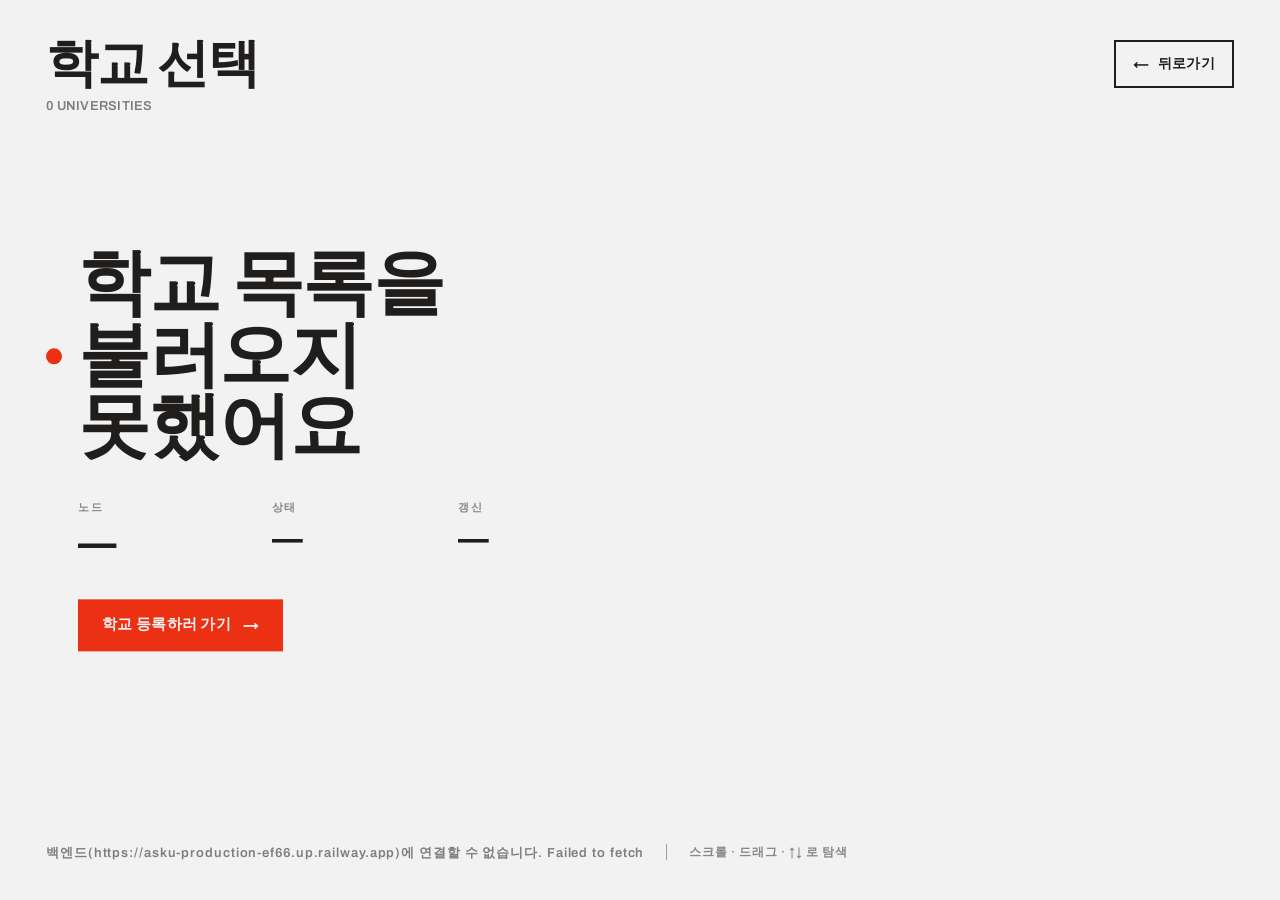
<file: frontend/src/find.html>
<!doctype html>
<html lang="ko">
<head>
<meta charset="utf-8">
<meta name="viewport" content="width=device-width, initial-scale=1">
<title>ASKU — 학교 선택</title>
<link rel="icon" type="image/svg+xml" href="assets/logo_A.svg">
<!-- 랜딩과 같은 디자인 시스템 토큰·폰트(Archivo)를 그대로 계승. SchoolSelect.dc.html 을 런타임 의존 없이 이식. -->
<link rel="stylesheet" href="_ds/modernist-c94de0c9-726d-442a-9bb3-d3b24f39b8cb/styles.css">
<script src="api.js"></script>
<style>
  *{box-sizing:border-box;}
  html,body{margin:0;height:100%;}
  body{background:var(--color-bg,#f3f2f2);color:var(--color-text,#201e1d);font-family:var(--font-body,'Archivo',sans-serif);-webkit-font-smoothing:antialiased;overflow:hidden;}
  a{color:inherit;text-decoration:none;}
  a:hover{color:var(--color-accent,#ec3013);}
  ::selection{background:color-mix(in srgb,var(--color-accent,#ec3013) 22%,transparent);}
  @keyframes ss-fadeup{from{opacity:0;transform:translateY(16px);}to{opacity:1;transform:translateY(0);}}
  @keyframes ss-fadein{from{opacity:0;}to{opacity:1;}}
  .ss-fu{opacity:0;animation:ss-fadeup .8s cubic-bezier(.2,.7,.2,1) forwards;}
  .ss-fi{opacity:0;animation:ss-fadein 1s ease forwards;}
  .ss-item{transition:opacity .18s ease;}
  .ss-wheel{touch-action:none;cursor:grab;-webkit-mask-image:linear-gradient(180deg,transparent 0,transparent 96px,#000 210px,#000 calc(100% - 60px),transparent 100%);mask-image:linear-gradient(180deg,transparent 0,transparent 96px,#000 210px,#000 calc(100% - 60px),transparent 100%);}
  .ss-wheel:active{cursor:grabbing;}
  /* 접근성: 휠은 시각 표현일 뿐, 실제 선택은 이 listbox 로 (문서 §3.2/§6). */
  .ss-sr{position:absolute;width:1px;height:1px;padding:0;margin:-1px;overflow:hidden;clip:rect(0 0 0 0);white-space:nowrap;border:0;}
  @media (prefers-reduced-motion: reduce){
    .ss-fu,.ss-fi{animation:none;opacity:1;transform:none;}
    .ss-item{transition:none;}
  }
</style>
</head>
<body>
<div id="ss" style="position:relative;height:100vh;width:100%;overflow:hidden;">

  <div class="ss-fu" style="position:absolute;top:clamp(22px,3.2vw,40px);left:clamp(22px,3.6vw,52px);z-index:20;">
    <h1 style="margin:0;font-weight:800;letter-spacing:-.02em;line-height:.92;font-size:clamp(30px,4.2vw,52px);">학교 선택</h1>
    <div style="margin-top:8px;font-size:13px;font-weight:600;letter-spacing:.02em;color:color-mix(in srgb,var(--color-text,#201e1d) 55%,transparent);"><span id="ss-count"></span> UNIVERSITIES</div>
  </div>

  <a class="ss-back ss-fu btn-ink" id="ss-back" href="index.html" style="position:absolute;top:clamp(22px,3.2vw,40px);right:clamp(22px,3.6vw,52px);z-index:30;display:inline-flex;align-items:center;gap:9px;border:2px solid var(--color-text,#201e1d);background:var(--color-bg,#f3f2f2);padding:11px 17px;font-weight:700;font-size:14px;letter-spacing:.02em;transition:background .2s ease,color .2s ease;">
    <span style="font-size:16px;line-height:1;">←</span>뒤로가기
  </a>

  <div class="ss-fi" style="position:absolute;left:clamp(22px,3.6vw,52px);top:50%;transform:translateY(-50%);z-index:15;max-width:min(46vw,560px);animation-delay:.15s;">
    <!-- 배경 워터마크: 로고가 있으면 반투명 흑백 로고, 없으면 학교 이름 첫 글자 -->
    <img id="ss-bg" alt="" aria-hidden="true" style="display:none;position:absolute;left:-6px;top:50%;transform:translateY(-50%);width:clamp(200px,30vw,420px);height:clamp(200px,30vw,420px);object-fit:contain;filter:grayscale(1);opacity:.1;z-index:-1;user-select:none;pointer-events:none;" onerror="this.style.display='none';document.getElementById('ss-initial').style.display='block'">
    <span id="ss-initial" aria-hidden="true" style="position:absolute;left:-6px;top:50%;transform:translateY(-58%);font-weight:900;font-size:clamp(200px,30vw,420px);line-height:.8;letter-spacing:-.05em;color:color-mix(in srgb,var(--color-text,#201e1d) 6%,transparent);z-index:-1;user-select:none;pointer-events:none;"></span>
    <div style="display:flex;align-items:center;gap:16px;margin-bottom:12px;">
      <img id="ss-image" alt="" style="display:none;width:54px;height:54px;object-fit:cover;border-radius:50%;border:2px solid var(--color-text,#201e1d);" onerror="this.style.display='none'">
      <span style="width:16px;height:16px;border-radius:50%;background:var(--color-accent,#ec3013);flex:0 0 auto;"></span>
      <h2 id="ss-name" style="margin:0;font-weight:800;letter-spacing:-.02em;line-height:1;font-size:clamp(40px,5.6vw,78px);"></h2>
    </div>
    <div id="ss-en" style="font-size:clamp(13px,1.3vw,16px);font-weight:600;letter-spacing:.14em;text-transform:uppercase;color:color-mix(in srgb,var(--color-text,#201e1d) 55%,transparent);margin-left:32px;"></div>

    <div style="display:grid;grid-template-columns:repeat(3,auto);gap:clamp(24px,3vw,52px);margin:clamp(28px,4vh,44px) 0 clamp(26px,4vh,40px);margin-left:32px;">
      <div>
        <div style="font-size:11px;font-weight:700;letter-spacing:.14em;text-transform:uppercase;color:color-mix(in srgb,var(--color-text,#201e1d) 50%,transparent);margin-bottom:8px;">노드</div>
        <div id="ss-nodes" style="font-family:'Archivo',sans-serif;font-weight:800;font-size:clamp(26px,3vw,40px);line-height:1;"></div>
      </div>
      <div>
        <div style="font-size:11px;font-weight:700;letter-spacing:.14em;text-transform:uppercase;color:color-mix(in srgb,var(--color-text,#201e1d) 50%,transparent);margin-bottom:8px;">상태</div>
        <div id="ss-status" style="font-family:'Archivo',sans-serif;font-weight:800;font-size:clamp(22px,2.4vw,34px);line-height:1;"></div>
      </div>
      <div>
        <div style="font-size:11px;font-weight:700;letter-spacing:.14em;text-transform:uppercase;color:color-mix(in srgb,var(--color-text,#201e1d) 50%,transparent);margin-bottom:8px;">갱신</div>
        <div id="ss-updated" style="font-family:'Archivo',sans-serif;font-weight:800;font-size:clamp(22px,2.4vw,34px);line-height:1;"></div>
      </div>
    </div>

    <a class="ss-cta btn-accent" id="ss-cont" href="#" style="margin-left:32px;display:inline-flex;align-items:center;gap:12px;background:var(--color-accent,#ec3013);color:var(--color-bg,#f3f2f2);font-weight:800;font-size:15px;letter-spacing:.02em;padding:14px 24px;">이 학교로 계속 <span style="font-size:16px;">→</span></a>
  </div>

  <!-- 시각 휠 (SR 은 아래 listbox 로) -->
  <div class="ss-wheel" id="ss-wheel" aria-hidden="true" style="position:absolute;top:0;right:0;bottom:0;width:min(50vw,720px);z-index:10;"></div>

  <!-- 실제 선택: 키보드/스크린리더용 listbox -->
  <div class="ss-sr" id="ss-listbox" role="listbox" aria-label="등록된 학교" tabindex="0"></div>

  <div class="ss-fu" style="position:absolute;left:clamp(22px,3.6vw,52px);bottom:clamp(22px,3vw,36px);z-index:20;display:flex;align-items:center;gap:22px;animation-delay:.3s;">
    <span style="font-family:'Archivo',sans-serif;font-weight:800;font-size:15px;letter-spacing:.06em;"><span id="ss-num" style="color:var(--color-accent,#ec3013);"></span> / <span id="ss-count2"></span></span>
    <span style="width:1px;height:16px;background:var(--color-divider,#d8d5d4);"></span>
    <span style="font-size:12px;font-weight:600;letter-spacing:.08em;text-transform:uppercase;color:color-mix(in srgb,var(--color-text,#201e1d) 50%,transparent);">스크롤 · 드래그 · ↑↓ 로 탐색</span>
  </div>

</div>

<script>
(function () {
  var $ = function (id) { return document.getElementById(id); };
  var STATUS_KR = { pending: "대기", crawling: "수집중", indexing: "인덱싱", ready: "완료", partial_failed: "부분완료", failed: "실패" };
  var R = 780, STEP = 9 * Math.PI / 180;
  var reduce = window.matchMedia && matchMedia('(prefers-reduced-motion: reduce)').matches;
  var EASE = reduce ? 1 : 0.16; // reduce 모션: 관성 없이 즉시 스냅

  var DATA = [], n = 0, items = [];
  var cur = 0, target = 0, active = -1, acc = 0;
  var dragging = false, dragY0 = 0, dragT0 = 0;
  var wheel = $('ss-wheel'), listbox = $('ss-listbox');

  function clamp(v) { return Math.max(0, Math.min(n - 1, v)); }
  function pad(i) { return String(i + 1).padStart(2, "0"); }
  function fmtDate(iso) { if (!iso) return "—"; var d = new Date(iso); return isNaN(d) ? "—" : d.getFullYear() + "." + String(d.getMonth() + 1).padStart(2, "0") + "." + String(d.getDate()).padStart(2, "0"); }

  function setActive(a) {
    active = a;
    var s = DATA[a];
    $('ss-initial').textContent = (s.name || "?").charAt(0);
    $('ss-name').textContent = s.name;
    var image = $('ss-image'), bg = $('ss-bg');
    if (s.image_url) { image.src = s.image_url; image.style.display = "block"; }
    else { image.removeAttribute("src"); image.style.display = "none"; }
    // 로고가 있으면 배경은 로고, 없으면 첫 글자로 되돌린다
    if (s.image_url) { bg.src = s.image_url; bg.style.display = "block"; $('ss-initial').style.display = "none"; }
    else { bg.removeAttribute("src"); bg.style.display = "none"; $('ss-initial').style.display = "block"; }
    $('ss-en').textContent = (s.status || "").toUpperCase();
    $('ss-nodes').textContent = (s.entity_count || 0).toLocaleString("en-US");
    $('ss-status').textContent = STATUS_KR[s.status] || s.status || "—";
    $('ss-updated').textContent = fmtDate(s.updated_at);
    $('ss-num').textContent = pad(a);
    // 준비되지 않은 학교는 CTA 라벨로 안내(질의는 QA 페이지에서 상태 배너 처리)
    var ready = s.status === "ready" || s.status === "partial_failed";
    $('ss-cont').firstChild.textContent = ready ? "이 학교로 계속 " : "진행 상태 보기 ";
    listbox.setAttribute('aria-activedescendant', 'ss-opt-' + a);
    for (var i = 0; i < n; i++) listbox.children[i].setAttribute('aria-selected', i === a ? 'true' : 'false');
  }

  function tick() {
    if (!n) { requestAnimationFrame(tick); return; }
    cur += (target - cur) * EASE;
    if (Math.abs(target - cur) < 0.0006) cur = target;
    for (var i = 0; i < n; i++) {
      var el = items[i];
      var d = i - cur, a = d * STEP, ad = Math.abs(d);
      var dx = R * (Math.cos(a) - 1), dy = R * Math.sin(a);
      var sc = 1 - Math.min(0.4, ad * 0.09);
      el.style.transform = "translateY(-50%) translate(" + dx.toFixed(2) + "px, " + dy.toFixed(2) + "px) rotate(" + a.toFixed(4) + "rad) scale(" + sc.toFixed(3) + ")";
      el.style.opacity = Math.max(0, 1 - ad * 0.17).toFixed(3);
      var near = ad < 0.5;
      el.style.fontWeight = near ? 800 : 600;
      el.style.color = near ? "var(--color-text,#201e1d)" : "color-mix(in srgb, var(--color-text,#201e1d) " + Math.max(24, 58 - ad * 8).toFixed(0) + "%, transparent)";
      el.firstElementChild.style.opacity = near ? "1" : "0";
    }
    var idx = clamp(Math.round(cur));
    if (idx !== active) setActive(idx);
    requestAnimationFrame(tick);
  }

  // — 백엔드에서 학교 목록을 받아 휠·listbox 를 구성 —
  function buildFrom(schools) {
    DATA = schools; n = schools.length;
    $('ss-count').textContent = n;
    $('ss-count2').textContent = String(n).padStart(2, "0");
    schools.forEach(function (s, i) {
      var el = document.createElement('div');
      el.className = 'ss-item';
      el.style.cssText = "position:absolute;right:clamp(60px,7vw,130px);top:50%;transform-origin:100% 50%;white-space:nowrap;display:flex;align-items:center;justify-content:flex-end;gap:16px;font-size:clamp(26px,3.2vw,44px);font-weight:600;letter-spacing:-.01em;line-height:1;cursor:pointer;will-change:transform,opacity;opacity:0;";
      var dot = document.createElement('span');
      dot.style.cssText = "width:14px;height:14px;border-radius:50%;background:var(--color-accent,#ec3013);opacity:0;flex:0 0 auto;transition:opacity .2s ease;";
      var label = document.createElement('span');
      label.textContent = s.name;
      el.appendChild(dot); el.appendChild(label);
      el.addEventListener('click', function () { target = clamp(i); });
      wheel.appendChild(el);
      items.push(el);

      var opt = document.createElement('div');
      opt.id = 'ss-opt-' + i;
      opt.setAttribute('role', 'option');
      opt.textContent = s.name;
      opt.addEventListener('click', function () { target = clamp(i); });
      listbox.appendChild(opt);
    });
    setActive(0);
  }

  // 학교가 없거나 백엔드에 닿지 못하면 휠 대신 안내를 노출(숨기지 않는다).
  function showMessage(title, sub) {
    $('ss-count').textContent = "0";
    $('ss-name').textContent = title;
    $('ss-en').textContent = "";
    $('ss-nodes').textContent = "—"; $('ss-status').textContent = "—"; $('ss-updated').textContent = "—";
    var cont = $('ss-cont');
    cont.setAttribute('href', 'register.html');
    cont.firstChild.textContent = "학교 등록하러 가기 ";
    cont.onclick = function () { location.href = 'register.html'; };
    var initial = $('ss-initial'); if (initial) initial.textContent = "";
    var bg = $('ss-bg'); if (bg) { bg.removeAttribute("src"); bg.style.display = "none"; }
    if (sub) { var num = $('ss-num'); if (num) num.parentElement.innerHTML = '<span style="font-size:13px;font-weight:600;color:color-mix(in srgb,var(--color-text,#201e1d) 55%,transparent);">' + sub + '</span>'; }
  }

  // — 입력: 휠 스크롤 —
  // deltaY 단위는 브라우저·장치마다 다르므로(deltaMode 0=픽셀, 1=라인, 2=페이지) 픽셀로 정규화한다.
  // 한 이벤트에서는 최대 1스텝만 옮긴다: 누적값을 여러 스텝으로 소진하면
  // 휠 한 칸이 deltaY=100 인 Windows Chrome 에서 학교가 2개씩 넘어간다.
  var WHEEL_T = 44, WHEEL_UNIT = [1, WHEEL_T, 400], WHEEL_GAP = 90, wheelAt = 0;
  wheel.addEventListener('wheel', function (e) {
    e.preventDefault();
    var d = e.deltaY * (WHEEL_UNIT[e.deltaMode] || 1);
    var notch = Math.abs(d) >= WHEEL_T; // 마우스 휠 한 칸은 이벤트 하나로 임계값을 넘긴다
    acc += d;
    if (Math.abs(acc) < WHEEL_T) return;
    // 트랙패드 관성 스크롤은 작은 delta 가 연달아 쏟아지므로 스텝 사이에 최소 간격을 둔다.
    var now = e.timeStamp || Date.now();
    if (!notch && now - wheelAt < WHEEL_GAP) { acc = acc > 0 ? WHEEL_T : -WHEEL_T; return; }
    target = clamp(Math.round(target) + (acc > 0 ? 1 : -1));
    acc = 0; wheelAt = now;
  }, { passive: false });

  // — 입력: 드래그 —
  wheel.addEventListener('pointerdown', function (e) { dragging = true; dragY0 = e.clientY; dragT0 = target; try { wheel.setPointerCapture(e.pointerId); } catch (_) {} });
  wheel.addEventListener('pointermove', function (e) { if (!dragging) return; target = clamp(dragT0 - (e.clientY - dragY0) / 46); });
  function endDrag() { if (!dragging) return; dragging = false; target = clamp(Math.round(target)); }
  wheel.addEventListener('pointerup', endDrag);
  wheel.addEventListener('pointerleave', endDrag);

  // — 입력: 키보드 (↑↓ / Home / End / Enter) —
  document.addEventListener('keydown', function (e) {
    if (!n) return;
    if (e.key === 'ArrowUp') { e.preventDefault(); target = clamp(Math.round(target) - 1); }
    else if (e.key === 'ArrowDown') { e.preventDefault(); target = clamp(Math.round(target) + 1); }
    else if (e.key === 'Home') { e.preventDefault(); target = 0; }
    else if (e.key === 'End') { e.preventDefault(); target = n - 1; }
    else if (e.key === 'Enter' && (e.target === listbox || e.target === document.body)) { e.preventDefault(); confirmSchool(); }
  });

  // — 확정 → QA 페이지로 school_id 전달 —
  function confirmSchool() {
    if (!n) { location.href = 'register.html'; return; }
    location.href = 'qa.html?school=' + encodeURIComponent(DATA[active].school_id);
  }
  $('ss-cont').addEventListener('click', function (e) { e.preventDefault(); confirmSchool(); });

  // — 뒤로: 히스토리 있으면 back, 없으면 href(index.html) 로 —
  $('ss-back').addEventListener('click', function (e) {
    if (window.history.length > 1) { e.preventDefault(); window.history.back(); }
  });

  requestAnimationFrame(tick);

  ASKU.get('/schools')
    .then(function (res) {
      var schools = ((res && res.schools) || []).slice().sort(function (a, b) { return String(a.name).localeCompare(String(b.name), "ko"); });
      if (!schools.length) showMessage("아직 등록된 학교가 없어요", "학교를 등록하면 여기에서 선택할 수 있어요.");
      else buildFrom(schools);
    })
    .catch(function (err) {
      showMessage("학교 목록을 불러오지 못했어요", "백엔드(" + ASKU.base + ")에 연결할 수 없습니다. " + (err.message || ""));
    });
})();
</script>
</body>
</html>
</file>
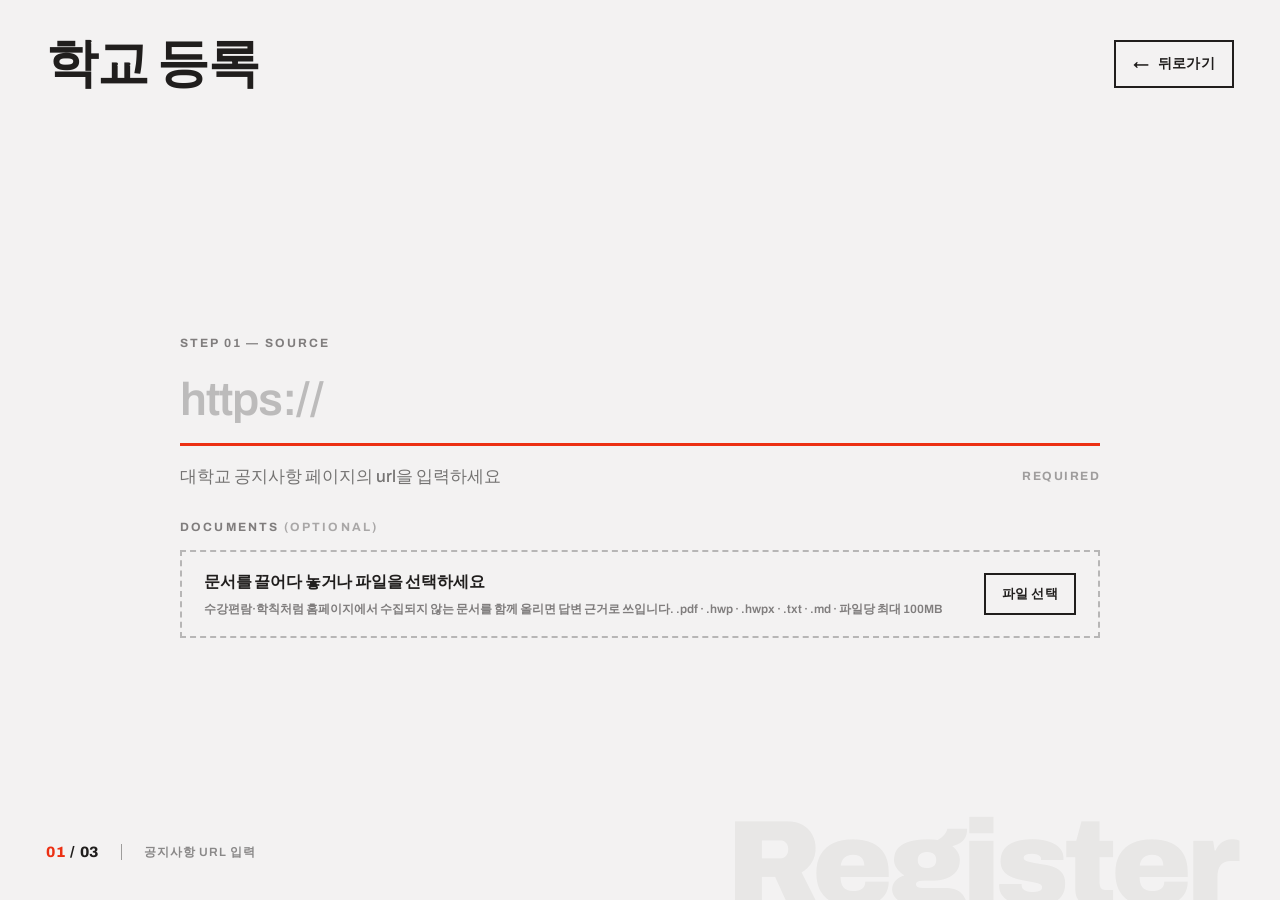
<file: frontend/src/register.html>
<!doctype html>
<html lang="ko">
<head>
<meta charset="utf-8">
<meta name="viewport" content="width=device-width, initial-scale=1">
<title>ASKU — 학교 등록</title>
<link rel="icon" type="image/svg+xml" href="assets/logo_A.svg">
<!-- Register.dc.html 을 DC(React) 런타임 없이 이식. 디자인 시스템 토큰(styles.css)·Archivo 계승. 진행도는 백엔드 /status 폴링으로 구동. -->
<link rel="stylesheet" href="_ds/modernist-c94de0c9-726d-442a-9bb3-d3b24f39b8cb/styles.css">
<script src="api.js"></script>
<style>
  *{box-sizing:border-box;}
  html,body{margin:0;height:100%;}
  body{background:var(--color-bg,#f3f2f2);color:var(--color-text,#201e1d);font-family:var(--font-body,'Archivo',sans-serif);-webkit-font-smoothing:antialiased;overflow:hidden;}
  a{color:inherit;text-decoration:none;}
  a:hover{color:var(--color-accent,#ec3013);}
  ::selection{background:color-mix(in srgb,var(--color-accent,#ec3013) 22%,transparent);}
  @keyframes rg-fadeup{from{opacity:0;transform:translateY(16px);}to{opacity:1;transform:translateY(0);}}
  @keyframes rg-fadein{from{opacity:0;}to{opacity:1;}}
  @keyframes rg-out{from{opacity:1;transform:translateY(0);filter:blur(0);}to{opacity:0;transform:translateY(70px);filter:blur(3px);}}
  @keyframes rg-drop{from{opacity:0;transform:translateY(-80px);color:color-mix(in srgb,var(--color-text,#201e1d) 12%,transparent);letter-spacing:.02em;}60%{opacity:1;}to{opacity:1;transform:translateY(0);color:var(--color-text,#201e1d);letter-spacing:-.025em;}}
  @keyframes rg-stagger{from{opacity:0;transform:translateY(22px);}to{opacity:1;transform:translateY(0);}}
  .rg-out{animation:rg-out .5s cubic-bezier(.5,0,.75,0) forwards;}
  .rg-drop{opacity:0;animation:rg-drop .85s cubic-bezier(.16,.9,.3,1) forwards;}
  .rg-st{opacity:0;animation:rg-stagger .6s cubic-bezier(.2,.7,.2,1) forwards;}
  .rg-fu{opacity:0;animation:rg-fadeup .7s cubic-bezier(.2,.7,.2,1) forwards;}
  .rg-fi{opacity:0;animation:rg-fadein .8s ease forwards;}
  .rg-rule{transition:border-color .25s ease;}
  .rg-input{width:100%;border:0;outline:0;background:transparent;font-family:var(--font-body,'Archivo',sans-serif);color:var(--color-text,#201e1d);font-weight:700;letter-spacing:-.02em;line-height:1.15;font-size:clamp(24px,3.6vw,48px);padding:0 0 clamp(14px,1.8vh,22px) 0;}
  .rg-input::placeholder{color:color-mix(in srgb,var(--color-text,#201e1d) 26%,transparent);font-weight:600;}
  .rg-ghost{position:absolute;right:clamp(22px,3.6vw,52px);bottom:clamp(-18px,-1vw,0px);font-weight:900;font-size:clamp(58px,9.5vw,146px);line-height:.78;letter-spacing:-.05em;color:color-mix(in srgb,var(--color-text,#201e1d) 5%,transparent);user-select:none;pointer-events:none;z-index:0;}
  .rg-dz{border:2px dashed color-mix(in srgb,var(--color-text,#201e1d) 28%,transparent);transition:border-color .2s ease,background .2s ease;}
  .rg-dz.rg-over{border-color:var(--color-accent,#ec3013);background:color-mix(in srgb,var(--color-accent,#ec3013) 6%,transparent);}
  .rg-pick{cursor:pointer;border:2px solid var(--color-text,#201e1d);background:transparent;font-family:inherit;color:inherit;font-weight:700;font-size:13px;letter-spacing:.02em;padding:10px 16px;transition:background .2s ease,color .2s ease;}
  .rg-x{cursor:pointer;border:0;background:transparent;font-family:inherit;color:color-mix(in srgb,var(--color-text,#201e1d) 45%,transparent);font-size:15px;font-weight:700;line-height:1;padding:2px 4px;}
  .rg-x:hover{color:var(--color-accent,#ec3013);}
  .rg-scroll{max-height:min(26vh,220px);overflow-y:auto;}
  @media (prefers-reduced-motion: reduce){
    .rg-fu,.rg-fi,.rg-st,.rg-drop{animation:none;opacity:1;transform:none;}
    .rg-out{animation:none;}
  }
</style>
</head>
<body>
<div style="position:relative;height:100vh;width:100%;overflow:hidden;display:flex;flex-direction:column;">

  <div class="rg-ghost" aria-hidden="true">Register</div>

  <div class="rg-fu" style="position:absolute;top:clamp(22px,3.2vw,40px);left:clamp(22px,3.6vw,52px);z-index:20;">
    <h1 style="margin:0;font-weight:800;letter-spacing:-.02em;line-height:.92;font-size:clamp(30px,4.2vw,52px);">학교 등록</h1>
  </div>

  <a class="btn-ink rg-back rg-fu" id="rg-back" href="index.html" style="position:absolute;top:clamp(22px,3.2vw,40px);right:clamp(22px,3.6vw,52px);z-index:30;display:inline-flex;align-items:center;gap:9px;border:2px solid var(--color-text,#201e1d);background:var(--color-bg,#f3f2f2);padding:11px 17px;font-weight:700;font-size:14px;letter-spacing:.02em;transition:background .2s ease,color .2s ease;">
    <span style="font-size:16px;line-height:1;">←</span>뒤로가기
  </a>

  <!-- 첨부 목록이 길어지면 화면을 넘길 수 있어 이 영역만 스크롤을 허용한다(body 는 overflow:hidden). -->
  <div style="position:relative;z-index:10;flex:1;min-height:0;overflow-y:auto;display:flex;align-items:center;justify-content:center;padding:clamp(100px,13vh,170px) clamp(22px,3.6vw,52px) clamp(36px,5vh,80px);">
    <div style="width:min(920px,100%);">

      <!-- Step 01 — URL 입력 -->
      <div class="rg-fi" id="rg-input-panel" style="animation-delay:.12s;">
        <div style="font-size:12px;font-weight:700;letter-spacing:.18em;text-transform:uppercase;color:color-mix(in srgb,var(--color-text,#201e1d) 55%,transparent);margin-bottom:clamp(16px,2.4vh,26px);">Step 01 — Source</div>
        <div class="rg-rule" id="rg-rule" style="border-bottom:3px solid var(--color-text,#201e1d);">
          <input class="rg-input" id="rg-url" type="url" inputmode="url" autocomplete="off" spellcheck="false" placeholder="https://" />
        </div>
        <div style="display:flex;align-items:flex-start;justify-content:space-between;gap:24px;margin-top:clamp(14px,2vh,20px);">
          <p style="margin:0;font-size:clamp(14px,1.4vw,17px);font-weight:500;line-height:1.5;color:color-mix(in srgb,var(--color-text,#201e1d) 60%,transparent);max-width:34em;text-wrap:pretty;">대학교 공지사항 페이지의 url을 입력하세요</p>
          <span id="rg-hint" style="flex:0 0 auto;font-size:12px;font-weight:700;letter-spacing:.12em;text-transform:uppercase;color:color-mix(in srgb,var(--color-text,#201e1d) 40%,transparent);padding-top:3px;">Required</span>
        </div>
        <!-- Step 01b — 문서 첨부(선택). 크롤링되지 않는 수강편람 PDF·학칙 HWP 등을 함께 올린다. -->
        <div style="margin-top:clamp(22px,3.2vh,38px);">
          <div style="font-size:12px;font-weight:700;letter-spacing:.18em;text-transform:uppercase;color:color-mix(in srgb,var(--color-text,#201e1d) 55%,transparent);margin-bottom:clamp(10px,1.4vh,16px);">Documents <span style="color:color-mix(in srgb,var(--color-text,#201e1d) 35%,transparent);">(optional)</span></div>
          <div class="rg-dz" id="rg-dz" style="display:flex;align-items:center;justify-content:space-between;gap:20px;padding:clamp(14px,2vh,20px) clamp(16px,2vw,22px);flex-wrap:wrap;">
            <div style="min-width:0;">
              <div style="font-size:clamp(14px,1.4vw,16px);font-weight:700;letter-spacing:-.01em;">문서를 끌어다 놓거나 파일을 선택하세요</div>
              <div id="rg-dz-hint" style="margin-top:6px;font-size:12px;font-weight:600;line-height:1.5;color:color-mix(in srgb,var(--color-text,#201e1d) 55%,transparent);">수강편람·학칙처럼 홈페이지에서 수집되지 않는 문서를 함께 올리면 답변 근거로 쓰입니다.</div>
            </div>
            <button class="rg-pick btn-ink" id="rg-pick" type="button">파일 선택</button>
            <input id="rg-file" type="file" multiple accept=".pdf,.hwp,.hwpx,.txt,.md" style="display:none;">
          </div>
          <div class="rg-scroll" id="rg-file-list" style="margin-top:12px;display:none;"></div>
        </div>
        <div class="rg-fu" id="rg-submit-wrap" style="margin-top:clamp(30px,4.6vh,52px);display:none;align-items:center;gap:20px;">
          <a class="rg-cta btn-accent" id="rg-submit" href="#" style="display:inline-flex;align-items:center;gap:12px;background:var(--color-accent,#ec3013);color:var(--color-bg,#f3f2f2);font-weight:800;font-size:15px;letter-spacing:.02em;padding:15px 26px;">등록하기 <span style="font-size:16px;">→</span></a>
        </div>
      </div>

      <!-- Step 02 — 지식 그래프 구축 진행 -->
      <div class="rg-fi" id="rg-loading-panel" style="display:none;">
        <div style="display:flex;align-items:flex-end;justify-content:space-between;gap:32px;flex-wrap:wrap;">
          <div style="min-width:0;">
            <div id="rg-grad-label" style="font-size:12px;font-weight:700;letter-spacing:.18em;text-transform:uppercase;margin-bottom:14px;">Step 02 — Building</div>
            <h2 id="rg-phase" style="margin:0;font-weight:800;letter-spacing:-.02em;line-height:1;font-size:clamp(30px,4.4vw,58px);"></h2>
            <div id="rg-load-url" style="margin-top:14px;font-size:13px;font-weight:600;letter-spacing:.02em;color:color-mix(in srgb,var(--color-text,#201e1d) 55%,transparent);word-break:break-all;"></div>
          </div>
          <div style="display:flex;align-items:baseline;gap:4px;font-weight:900;letter-spacing:-.04em;line-height:.85;">
            <span id="rg-pct" style="font-size:clamp(56px,9vw,130px);transition:color .3s linear;">0</span>
            <span style="font-size:clamp(22px,2.6vw,38px);color:color-mix(in srgb,var(--color-text,#201e1d) 40%,transparent);">%</span>
          </div>
        </div>

        <div style="margin-top:clamp(22px,3.2vh,36px);height:10px;background:color-mix(in srgb,var(--color-text,#201e1d) 10%,transparent);position:relative;overflow:hidden;">
          <div id="rg-bar" style="position:absolute;left:0;top:0;bottom:0;width:0%;"></div>
        </div>

        <div id="rg-steps" style="margin-top:clamp(16px,2.6vh,40px);border-top:2px solid var(--color-divider,#d8d5d4);"></div>

        <!-- 첨부 색인은 크롤 파이프라인과 별개로 돈다(백그라운드). 파일별 상태를 따로 보여준다. -->
        <div id="rg-attach-panel" style="display:none;margin-top:clamp(14px,2.2vh,26px);">
          <div style="font-size:11px;font-weight:700;letter-spacing:.14em;text-transform:uppercase;color:color-mix(in srgb,var(--color-text,#201e1d) 50%,transparent);margin-bottom:8px;">첨부 문서 색인</div>
          <div class="rg-scroll" id="rg-attach-list"></div>
        </div>
      </div>

      <!-- Step 03 — 완료 -->
      <div id="rg-done-panel" style="display:none;">
        <div class="rg-st" style="animation-delay:.72s;font-size:12px;font-weight:700;letter-spacing:.18em;text-transform:uppercase;color:var(--color-accent,#ec3013);margin-bottom:clamp(16px,2.4vh,26px);">Complete</div>
        <h2 class="rg-drop" style="margin:0;font-weight:800;letter-spacing:-.025em;line-height:.95;font-size:clamp(38px,6vw,84px);">등록이 완료되었습니다</h2>
        <p class="rg-st" style="animation-delay:.92s;margin:clamp(16px,2.4vh,24px) 0 0;font-size:clamp(14px,1.5vw,18px);font-weight:500;line-height:1.5;color:color-mix(in srgb,var(--color-text,#201e1d) 60%,transparent);max-width:38em;text-wrap:pretty;word-break:break-all;"><span id="rg-done-url"></span> 의 지식 그래프가 생성되었습니다. 이제 이 학교에 대해 질문할 수 있습니다.</p>
        <p class="rg-st" id="rg-done-attach" style="animation-delay:1s;display:none;margin:12px 0 0;font-size:clamp(13px,1.3vw,16px);font-weight:600;line-height:1.5;color:color-mix(in srgb,var(--color-text,#201e1d) 60%,transparent);max-width:38em;text-wrap:pretty;"></p>
        <div id="rg-stats" style="display:grid;grid-template-columns:repeat(3,auto);justify-content:start;gap:clamp(28px,4vw,64px);margin:clamp(28px,4vh,46px) 0 clamp(28px,4vh,44px);">
          <div class="rg-st" style="animation-delay:1.08s;">
            <div style="font-size:11px;font-weight:700;letter-spacing:.14em;text-transform:uppercase;color:color-mix(in srgb,var(--color-text,#201e1d) 50%,transparent);margin-bottom:8px;">문서</div>
            <div id="rg-docs" style="font-weight:800;font-size:clamp(26px,3.2vw,44px);line-height:1;"></div>
          </div>
          <div class="rg-st" style="animation-delay:1.2s;">
            <div style="font-size:11px;font-weight:700;letter-spacing:.14em;text-transform:uppercase;color:color-mix(in srgb,var(--color-text,#201e1d) 50%,transparent);margin-bottom:8px;">노드</div>
            <div id="rg-nodes" style="font-weight:800;font-size:clamp(26px,3.2vw,44px);line-height:1;"></div>
          </div>
          <div class="rg-st" style="animation-delay:1.32s;">
            <div style="font-size:11px;font-weight:700;letter-spacing:.14em;text-transform:uppercase;color:color-mix(in srgb,var(--color-text,#201e1d) 50%,transparent);margin-bottom:8px;">소요</div>
            <div id="rg-time" style="font-weight:800;font-size:clamp(26px,3.2vw,44px);line-height:1;"></div>
          </div>
        </div>
        <div class="rg-st" style="animation-delay:1.5s;display:flex;align-items:center;gap:18px;flex-wrap:wrap;">
          <a class="rg-cta btn-accent" id="rg-go" href="qa.html" style="display:inline-flex;align-items:center;gap:12px;background:var(--color-accent,#ec3013);color:var(--color-bg,#f3f2f2);font-weight:800;font-size:15px;letter-spacing:.02em;padding:15px 26px;">질문하러 가기 <span style="font-size:16px;">→</span></a>
          <a class="btn-ink rg-back" id="rg-again" href="#" style="display:inline-flex;align-items:center;gap:9px;border:2px solid var(--color-text,#201e1d);padding:13px 22px;font-weight:700;font-size:15px;letter-spacing:.02em;transition:background .2s ease,color .2s ease;">다른 학교 등록</a>
        </div>
      </div>

    </div>
  </div>

  <div class="rg-fu" id="rg-foot" style="position:absolute;left:clamp(22px,3.6vw,52px);bottom:clamp(22px,3vw,36px);z-index:20;display:flex;align-items:center;gap:22px;animation-delay:.3s;">
    <span style="font-family:var(--font-heading,'Archivo',sans-serif);font-weight:800;font-size:15px;letter-spacing:.06em;"><span style="color:var(--color-accent,#ec3013);">01</span> / 03</span>
    <span style="width:1px;height:16px;background:var(--color-divider,#d8d5d4);"></span>
    <span style="font-size:12px;font-weight:600;letter-spacing:.08em;text-transform:uppercase;color:color-mix(in srgb,var(--color-text,#201e1d) 50%,transparent);">공지사항 URL 입력</span>
  </div>

</div>

<script>
(function () {
  "use strict";

  // — 진행 단계: 백엔드 파이프라인 stage 와 1:1 (docs/01_SYSTEM 03~06). —
  var PHASES = [
    { key: "crawling",   label: "공지사항 크롤링중" },
    { key: "extracting", label: "본문 추출중" },
    { key: "building",   label: "지식 그래프 생성중" },
    { key: "indexing",   label: "임베딩 인덱싱중" }
  ];
  var POLL_MS = 1200;

  var INK = "var(--color-text,#201e1d)";
  var ACCENT = "var(--color-accent,#ec3013)";
  var GFROM = "#e3a89c";              // 진행 그라디언트 시작색
  var GTO = ACCENT;                    // 끝색
  function dim(n) { return "color-mix(in srgb," + INK + " " + n + "%,transparent)"; }
  function gradAt(pct) { return "color-mix(in srgb, " + GTO + " " + pct + "%, " + GFROM + ")"; }

  // URL 유효성 — 신뢰 경계: 사용자가 넣는 값. 스킴 없어도 도메인 형태면 통과.
  function valid(u) {
    var t = (u || "").trim();
    if (t.length < 4) return false;
    return /^(https?:\/\/)?[\w-]+(\.[\w-]+)+([\/?#][^\s]*)?$/i.test(t);
  }
  // 스킴이 없으면 https:// 를 붙여 백엔드(POST /schools)의 http(s) 요구를 만족시킨다.
  function normalizeUrl(u) {
    var t = (u || "").trim();
    return /^https?:\/\//i.test(t) ? t : "https://" + t;
  }
  // 학교명 자동 추론(naive): 호스트에서 www. 와 TLD 를 떼고 첫 라벨을 쓴다. 백엔드는 name 을 요구.
  function deriveName(u) {
    var host = normalizeUrl(u).replace(/^https?:\/\//i, "").split(/[\/?#]/)[0].replace(/^www\./i, "");
    var first = host.split(".")[0];
    return first || host || "학교";
  }
  // 백엔드 stage → 시각 단계 인덱스.
  function stageToPhase(stage) {
    for (var i = 0; i < PHASES.length; i++) if (PHASES[i].key === stage) return i;
    if (stage === "done" || stage === "ready" || stage === "partial_failed") return PHASES.length - 1;
    return 0; // idle/알 수 없음 → 첫 단계
  }

  // — 첨부 문서 —
  // 백엔드 검증(01_backend-api.md §2.4-1)과 같은 규칙을 먼저 적용해, 어차피 거절될 파일을
  // 올리느라 기다리지 않게 한다. 규칙이 바뀌면 백엔드와 같은 커밋에서 고친다.
  var SUPPORTED_EXT = [".pdf", ".hwp", ".hwpx", ".txt", ".md"];
  var MAX_FILE_MB = 100;  // 백엔드 MAX_ATTACHMENT_MB 와 같은 값 (환경변수로 올렸다면 함께 올린다)
  var MAX_FILE_BYTES = MAX_FILE_MB * 1024 * 1024;
  var ATTACH_LABEL = { pending: "대기중", indexing: "색인중", ready: "완료", failed: "실패" };
  // 상한에 걸려 문서 뒷부분이 빠졌으면 반드시 알린다 — 모르면 답이 비는 이유를 알 수 없다.
  var TRUNCATED_NOTE = "분량 상한 도달 · 앞부분만 색인";

  // 확장자. 백엔드(PurePosixPath.suffix)와 같게 맨 앞 점은 확장자로 보지 않는다(".pdf" → "").
  function extOf(name) {
    var base = String(name || "").split(/[\\/]/).pop();
    var dot = base.lastIndexOf(".");
    return dot > 0 ? base.slice(dot).toLowerCase() : "";
  }
  // 올릴 수 없는 파일이면 사유를, 올릴 수 있으면 null 을 준다.
  function fileError(name, size) {
    if (!String(name || "").trim()) return { code: "INVALID_FILENAME", message: "파일 이름이 없습니다" };
    if (SUPPORTED_EXT.indexOf(extOf(name)) < 0) return { code: "UNSUPPORTED_FILE_TYPE", message: "지원하지 않는 형식" };
    if (!size) return { code: "EMPTY_FILE", message: "빈 파일" };
    if (size > MAX_FILE_BYTES) return { code: "FILE_TOO_LARGE", message: MAX_FILE_MB + "MB 초과" };
    return null;
  }
  function formatBytes(n) {
    if (!(n > 0)) return "0 B";
    var units = ["B", "KB", "MB", "GB"], i = 0, v = n;
    while (v >= 1024 && i < units.length - 1) { v /= 1024; i++; }
    return (i === 0 ? v : v.toFixed(1)) + " " + units[i];
  }
  // 첨부 색인 진행 요약. `settled` 는 pending/indexing 이 하나도 남지 않았다는 뜻이다.
  function attachSummary(list) {
    var s = { total: 0, ready: 0, failed: 0, working: 0, chunks: 0, truncated: 0 };
    (list || []).forEach(function (a) {
      s.total += 1;
      if (a.status === "ready") {
        s.ready += 1;
        s.chunks += a.chunk_count || 0;
        if (a.truncated) s.truncated += 1;
      } else if (a.status === "failed") s.failed += 1;
      else s.working += 1;
    });
    s.settled = s.working === 0;
    return s;
  }

  // 테스트 훅: 브라우저 없이 순수 함수들을 검증할 수 있게 노출 (register.selfcheck.js).
  if (typeof globalThis !== "undefined" && globalThis.__RG_TEST__) {
    globalThis.__RG__ = {
      valid: valid, normalizeUrl: normalizeUrl, deriveName: deriveName, stageToPhase: stageToPhase, PHASES: PHASES,
      extOf: extOf, fileError: fileError, formatBytes: formatBytes, attachSummary: attachSummary,
      SUPPORTED_EXT: SUPPORTED_EXT, MAX_FILE_BYTES: MAX_FILE_BYTES, MAX_FILE_MB: MAX_FILE_MB,
    };
    return; // 테스트 모드에선 DOM 배선 생략
  }

  var $ = function (id) { return document.getElementById(id); };
  var state = {
    url: "", stage: "input", pct: 0, phase: 0, focus: false, message: "", detail: {}, error: "",
    files: [],          // 사용자가 고른 파일 {file, name, size, error}
    attachments: [],    // 업로드 후 백엔드가 돌려준 첨부 상태
    attachNote: "",     // 제외·실패 등 첨부 관련 안내 한 줄
    crawlFailed: false, // 크롤은 실패했지만 첨부로 질의 가능한 경우
  };
  var T0 = null, ELAPSED = null, schoolId = null, pollTimer = null, pollErr = 0;

  // — DOM refs —
  var inputPanel = $("rg-input-panel"), loadingPanel = $("rg-loading-panel"), donePanel = $("rg-done-panel"), foot = $("rg-foot");
  var urlInput = $("rg-url"), rule = $("rg-rule"), hint = $("rg-hint"), submitWrap = $("rg-submit-wrap");
  var dropZone = $("rg-dz"), fileInput = $("rg-file"), fileListEl = $("rg-file-list");
  var attachPanel = $("rg-attach-panel"), attachListEl = $("rg-attach-list"), doneAttach = $("rg-done-attach");
  var gradLabel = $("rg-grad-label"), phaseEl = $("rg-phase"), loadUrl = $("rg-load-url"), pctEl = $("rg-pct"), bar = $("rg-bar");
  var doneUrl = $("rg-done-url"), docsEl = $("rg-docs"), nodesEl = $("rg-nodes"), timeEl = $("rg-time");
  var doneHead = donePanel.querySelector("h2"), doneKicker = donePanel.querySelector(".rg-st"), goBtn = $("rg-go");
  var doneText = $("rg-done-url").parentElement, statsGrid = $("rg-stats");

  // — 진행 단계 행: PHASES 고정이라 한 번만 만들고 참조를 들고 있다가 갱신 시 값만 바꾼다 —
  var stepEls = PHASES.map(function (p, i) {
    var row = document.createElement("div");
    row.style.cssText = "display:flex;align-items:center;gap:18px;padding:clamp(6px,1.2vh,14px) 0;border-bottom:1px solid color-mix(in srgb," + INK + " 12%,transparent);";
    var num = document.createElement("span");
    num.style.cssText = "flex:0 0 auto;width:22px;font-family:var(--font-heading,'Archivo',sans-serif);font-size:12px;font-weight:800;letter-spacing:.08em;color:" + dim(45) + ";";
    num.textContent = String(i + 1).padStart(2, "0");
    var dot = document.createElement("span");
    dot.style.cssText = "flex:0 0 auto;width:12px;height:12px;";
    var label = document.createElement("span");
    label.style.cssText = "flex:1;min-width:0;font-size:clamp(14px,1.5vw,18px);letter-spacing:-.01em;";
    label.textContent = p.label;
    var st = document.createElement("span");
    st.style.cssText = "flex:0 0 auto;font-size:12px;font-weight:700;letter-spacing:.12em;text-transform:uppercase;";
    row.appendChild(num); row.appendChild(dot); row.appendChild(label); row.appendChild(st);
    $("rg-steps").appendChild(row);
    return { row: row, dot: dot, label: label, state: st };
  });

  function setState(patch) { for (var k in patch) state[k] = patch[k]; render(); }

  // — 첨부 목록 UI —
  // 파일명은 사용자 입력이라 textContent 로만 넣는다(HTML 로 조립하지 않는다).
  function attachRow(name, note, accent) {
    var row = document.createElement("div");
    row.style.cssText = "display:flex;align-items:center;gap:12px;padding:9px 2px;border-bottom:1px solid color-mix(in srgb," + INK + " 12%,transparent);";
    var nameEl = document.createElement("span");
    nameEl.style.cssText = "flex:1;min-width:0;overflow:hidden;text-overflow:ellipsis;white-space:nowrap;font-size:13px;font-weight:700;letter-spacing:-.01em;";
    nameEl.textContent = name;
    var noteEl = document.createElement("span");
    noteEl.style.cssText = "flex:0 0 auto;font-size:11px;font-weight:700;letter-spacing:.08em;color:" + (accent ? ACCENT : dim(45)) + ";";
    noteEl.textContent = note;
    row.appendChild(nameEl);
    row.appendChild(noteEl);
    return row;
  }

  function renderFiles() {
    fileListEl.style.display = state.files.length ? "block" : "none";
    fileListEl.innerHTML = "";
    state.files.forEach(function (item, index) {
      var row = attachRow(item.name, item.error ? item.error.message : formatBytes(item.size), !!item.error);
      var remove = document.createElement("button");
      remove.type = "button";
      remove.className = "rg-x";
      remove.textContent = "✕";
      remove.setAttribute("aria-label", item.name + " 제외");
      remove.addEventListener("click", function () { removeFile(index); });
      row.appendChild(remove);
      fileListEl.appendChild(row);
    });
  }

  function renderAttachments() {
    var list = state.attachments;
    attachPanel.style.display = list.length ? "block" : "none";
    attachListEl.innerHTML = "";
    list.forEach(function (a) {
      var label = ATTACH_LABEL[a.status] || a.status;
      if (a.status === "ready") {
        label += " · " + (a.chunk_count || 0) + " 청크";
        if (a.truncated) label += " · " + TRUNCATED_NOTE;
      } else if (a.status === "failed" && a.error_code) label += " · " + a.error_code;
      attachListEl.appendChild(attachRow(a.filename, label, a.status === "failed" || !!a.truncated));
    });
  }

  // 완료 화면에 붙일 첨부 요약 한 줄. 올린 것이 없으면 빈 문자열.
  function attachLine() {
    var sum = attachSummary(state.attachments);
    var parts = [];
    if (sum.ready) parts.push("첨부 " + sum.ready + "건 색인 완료 (" + sum.chunks.toLocaleString("en-US") + " 청크)");
    if (sum.truncated) parts.push(sum.truncated + "건은 분량 상한에 걸려 앞부분만 색인");
    if (sum.failed) parts.push(sum.failed + "건 색인 실패");
    if (state.attachNote) parts.push(state.attachNote);
    return parts.join(" · ");
  }

  function addFiles(fileObjs) {
    var next = state.files.slice();
    for (var i = 0; i < fileObjs.length; i++) {
      var f = fileObjs[i];
      var duplicated = false;
      for (var j = 0; j < next.length; j++) {
        if (next[j].name === f.name && next[j].size === f.size) { duplicated = true; break; }
      }
      if (duplicated) continue;  // 같은 파일을 두 번 고르면 한 번만 올린다
      next.push({ file: f, name: f.name, size: f.size, error: fileError(f.name, f.size) });
    }
    state.files = next;
    renderFiles();
  }

  function removeFile(index) {
    state.files = state.files.filter(function (_, i) { return i !== index; });
    renderFiles();
  }

  function render() {
    var s = state;
    var ok = valid(s.url);
    inputPanel.style.display = s.stage === "input" ? "block" : "none";
    var loadingVis = s.stage === "loading" || s.stage === "exit";
    loadingPanel.style.display = loadingVis ? "block" : "none";
    loadingPanel.classList.toggle("rg-out", s.stage === "exit");
    donePanel.style.display = (s.stage === "done" || s.stage === "error") ? "block" : "none";
    foot.style.display = s.stage === "input" ? "flex" : "none";

    if (s.stage === "input") {
      rule.style.borderBottomColor = s.focus ? ACCENT : INK;
      hint.textContent = ok ? "Valid URL" : (s.url.trim() ? "Checking…" : "Required");
      hint.style.color = ok ? ACCENT : dim(40);
      submitWrap.style.display = ok ? "flex" : "none";
    }

    if (loadingVis) {
      var grad = gradAt(s.pct);
      gradLabel.style.color = grad;
      phaseEl.textContent = s.message || (PHASES[s.phase] || PHASES[0]).label;
      loadUrl.textContent = s.url;
      pctEl.textContent = s.pct;
      pctEl.style.color = grad;
      bar.style.width = s.pct + "%";
      bar.style.background = "linear-gradient(90deg," + GFROM + "," + grad + ")";
      for (var i = 0; i < PHASES.length; i++) {
        var done = i < s.phase, act = i === s.phase, e = stepEls[i];
        e.row.style.opacity = done ? "0.42" : act ? "1" : "0.28";
        e.dot.style.background = act ? grad : done ? INK : dim(18);
        e.label.style.fontWeight = act ? 800 : 500;
        e.state.textContent = done ? "Done" : act ? "Running" : "Queued";
        e.state.style.color = act ? grad : dim(40);
      }
      renderAttachments();
    }

    if (s.stage === "done") {
      doneKicker.textContent = "Complete";
      doneHead.textContent = s.crawlFailed ? "문서로 등록을 마쳤습니다" : "등록이 완료되었습니다";
      doneText.style.display = "";
      // 크롤이 0건이어도 색인된 첨부가 있으면 문서 RAG 로 답할 수 있다(01_backend-api.md §2.4).
      doneText.innerHTML = s.crawlFailed
        ? '<span id="rg-done-url"></span> 의 공지 수집에는 실패했지만, 올린 문서로 질문할 수 있습니다.'
        : '<span id="rg-done-url"></span> 의 지식 그래프가 생성되었습니다. 이제 이 학교에 대해 질문할 수 있습니다.';
      $("rg-done-url").textContent = s.url;
      var line = attachLine();
      doneAttach.style.display = line ? "" : "none";
      doneAttach.textContent = line;
      statsGrid.style.display = s.crawlFailed ? "none" : "";
      docsEl.textContent = (s.detail.pages || 0).toLocaleString("en-US");
      nodesEl.textContent = (s.detail.entities || 0).toLocaleString("en-US");
      timeEl.textContent = ELAPSED || "—";
      goBtn.style.display = "";
      goBtn.setAttribute("href", "qa.html?school=" + encodeURIComponent(schoolId));
    }

    if (s.stage === "error") {
      doneKicker.textContent = "Failed";
      doneHead.textContent = "등록에 실패했습니다";
      doneText.style.display = "";
      doneText.textContent = s.error || "잠시 후 다시 시도해 주세요.";
      var errLine = attachLine();
      doneAttach.style.display = errLine ? "" : "none";
      doneAttach.textContent = errLine;
      statsGrid.style.display = "none";
      goBtn.style.display = "none";
    }
  }

  // — 등록 시작: POST /schools → 첨부 업로드 → 폴링 시작 —
  function start() {
    if (!valid(state.url) || state.stage !== "input") return;
    T0 = performance.now(); ELAPSED = null; pollErr = 0;
    var url = normalizeUrl(state.url);
    setState({ stage: "loading", pct: 0, phase: 0, message: "학교 등록 요청 중…", attachments: [], attachNote: "", crawlFailed: false });
    ASKU.post("/schools", { name: deriveName(state.url), base_url: url })
      .then(function (school) {
        schoolId = school.school_id;
        return uploadFiles();  // 학교가 생긴 뒤에야 첨부를 붙일 수 있다
      })
      .then(function () { poll(); })
      .catch(function (err) { fail(err.message); });
  }

  // — 고른 문서를 올린다. 색인은 백엔드가 백그라운드로 이어간다(202). —
  function uploadFiles() {
    var usable = state.files.filter(function (item) { return !item.error; });
    var skipped = state.files.length - usable.length;
    if (!usable.length) {
      if (skipped) setState({ attachNote: skipped + "개 파일은 형식·크기 제한으로 제외했습니다." });
      return Promise.resolve();
    }
    setState({ message: "문서 " + usable.length + "개 업로드 중…" });
    return ASKU.upload(
      "/schools/" + schoolId + "/attachments",
      "files",
      usable.map(function (item) { return item.file; })
    ).then(function (res) {
      var rejected = ((res && res.rejected) || []).length + skipped;
      setState({
        attachments: (res && res.accepted) || [],
        attachNote: rejected ? rejected + "개 파일은 처리할 수 없어 제외했습니다." : "",
      });
    }).catch(function (err) {
      // 크롤은 이미 시작됐다. 업로드가 실패했다고 등록 전체를 실패로 돌리지 않고 사유만 남긴다.
      setState({ attachNote: "문서 업로드 실패: " + (err.message || "알 수 없는 오류") });
    });
  }

  // — /status 를 주기적으로 폴링해 진행도·단계를 반영. 색인 중인 첨부가 있으면 함께 조회한다. —
  function poll() {
    if (schoolId == null) return;
    var watching = state.attachments.length > 0 && !attachSummary(state.attachments).settled;
    Promise.all([
      ASKU.get("/schools/" + schoolId + "/status"),
      watching ? ASKU.get("/schools/" + schoolId + "/attachments") : Promise.resolve(null),
    ])
      .then(function (results) {
        pollErr = 0;
        var s = results[0], fresh = results[1];
        var list = fresh && fresh.attachments ? fresh.attachments : state.attachments;
        var sum = attachSummary(list);
        var crawlDone = s.stage === "done" || s.stage === "ready" || s.stage === "partial_failed";
        var crawlFailed = s.stage === "failed";
        var pct = Math.round((s.progress || 0) * 100);
        setState({
          // 첨부 색인이 남았으면 100% 로 올리지 않는다 — 끝나지 않았는데 끝난 것처럼 보인다.
          pct: Math.max(state.pct, sum.settled ? pct : Math.min(pct, 97)),
          phase: stageToPhase(s.stage),
          message: (crawlDone || crawlFailed) && !sum.settled
            ? "문서 색인 중… (" + (sum.ready + sum.failed) + "/" + sum.total + ")"
            : (s.message || ""),
          detail: s.detail || {},
          attachments: list,
        });
        if (!sum.settled) { pollTimer = setTimeout(poll, POLL_MS); return; }  // 첨부 결과를 기다린다
        if (crawlFailed) {
          // 공지 수집이 실패해도 색인된 첨부가 있으면 그 문서로 답할 수 있다.
          if (sum.ready > 0) { finish(true); return; }
          fail(s.message || "파이프라인 처리에 실패했습니다.");
          return;
        }
        if (crawlDone) { finish(false); return; }
        pollTimer = setTimeout(poll, POLL_MS);
      })
      .catch(function (err) {
        if (++pollErr <= 5) { pollTimer = setTimeout(poll, POLL_MS); }
        else fail(err.message);
      });
  }

  function finish(crawlFailed) {
    if (ELAPSED == null && T0 != null) ELAPSED = ((performance.now() - T0) / 1000).toFixed(1) + "s";
    setState({ pct: 100, stage: "exit", crawlFailed: !!crawlFailed });
    setTimeout(function () { setState({ stage: "done" }); }, 520);
  }

  function fail(msg) {
    if (pollTimer) clearTimeout(pollTimer);
    setState({ stage: "error", error: msg || "알 수 없는 오류" });
  }

  function again() {
    if (pollTimer) clearTimeout(pollTimer);
    T0 = null; ELAPSED = null; schoolId = null; pollErr = 0;
    urlInput.value = "";
    fileInput.value = "";
    setState({
      url: "", stage: "input", pct: 0, phase: 0, focus: false, message: "", detail: {}, error: "",
      files: [], attachments: [], attachNote: "", crawlFailed: false,
    });
    renderFiles();
    if (urlInput.focus) urlInput.focus();
  }

  // — 이벤트 배선 —
  urlInput.addEventListener("input", function () { setState({ url: urlInput.value }); }); // render 는 input.value 를 되쓰지 않음 → 캐럿 보존
  urlInput.addEventListener("focus", function () { setState({ focus: true }); });
  urlInput.addEventListener("blur", function () { setState({ focus: false }); });
  urlInput.addEventListener("keydown", function (ev) { if (ev.key === "Enter") { ev.preventDefault(); start(); } });
  $("rg-submit").addEventListener("click", function (ev) { ev.preventDefault(); start(); });

  // 파일 선택 — 영역 아무 데나 눌러도 열린다. 숨은 input 자신의 클릭은 걸러야 한다
  // (input.click() 이 다시 여기로 버블링돼 무한히 되부른다).
  dropZone.addEventListener("click", function (ev) { if (ev.target !== fileInput) fileInput.click(); });
  fileInput.addEventListener("change", function () {
    addFiles(fileInput.files);
    fileInput.value = "";  // 같은 파일을 다시 골라도 change 가 나도록 비운다
  });
  // 드래그 앤 드롭. 영역 밖에 떨어뜨린 파일로 페이지가 이동하지 않게 문서 기본 동작도 막는다.
  ["dragenter", "dragover"].forEach(function (type) {
    dropZone.addEventListener(type, function (ev) { ev.preventDefault(); dropZone.classList.add("rg-over"); });
  });
  ["dragleave", "dragend", "drop"].forEach(function (type) {
    dropZone.addEventListener(type, function () { dropZone.classList.remove("rg-over"); });
  });
  dropZone.addEventListener("drop", function (ev) {
    ev.preventDefault();
    if (ev.dataTransfer && ev.dataTransfer.files) addFiles(ev.dataTransfer.files);
  });
  window.addEventListener("dragover", function (ev) { ev.preventDefault(); });
  window.addEventListener("drop", function (ev) { ev.preventDefault(); });
  $("rg-again").addEventListener("click", function (ev) { ev.preventDefault(); again(); });
  // 뒤로: 히스토리 있으면 back, 없으면 href(index.html) 로.
  $("rg-back").addEventListener("click", function (ev) { if (window.history.length > 1) { ev.preventDefault(); window.history.back(); } });

  // 지원 형식·크기 안내는 검증 상수에서 만든다. 문구를 따로 적어두면 상한만 바꿨을 때 어긋난다.
  $("rg-dz-hint").textContent =
    "수강편람·학칙처럼 홈페이지에서 수집되지 않는 문서를 함께 올리면 답변 근거로 쓰입니다. "
    + SUPPORTED_EXT.join(" · ") + " · 파일당 최대 " + MAX_FILE_MB + "MB";

  render();
  renderFiles();
  urlInput.focus();
  window.addEventListener("beforeunload", function () { if (pollTimer) clearTimeout(pollTimer); });
})();
</script>
</body>
</html>
</file>
<file: frontend/src/_ds/modernist-c94de0c9-726d-442a-9bb3-d3b24f39b8cb/styles.css>
/* Modernist — design-system tokens and component classes. This file is the source of truth for the system's look; retune it here and see readme.md. */
@import url('https://fonts.googleapis.com/css2?family=Archivo:wght@400;600;800&display=swap');

:root {
  --color-bg: #f3f2f2;
  --color-surface: #eae9e9;
  --color-text: #201e1d;
  --color-accent: #ec3013;
  --color-accent-2: #e15b47;
  --color-divider: color-mix(in srgb, #201e1d 40%, transparent);

  /* Tonal ramps — generated in OKLCH on one shared lightness scale, so the
     same step of any role matches the others in visual value. */
  --color-neutral-100: #f8f4f4;
  --color-neutral-200: #eae7e7;
  --color-neutral-300: #d7d3d3;
  --color-neutral-400: #bab6b6;
  --color-neutral-500: #9b9797;
  --color-neutral-600: #7d7979;
  --color-neutral-700: #605d5d;
  --color-neutral-800: #444141;
  --color-neutral-900: #2d2b2b;

  --color-accent-100: #fff2ef;
  --color-accent-200: #ffe0d9;
  --color-accent-300: #ffc4b8;
  --color-accent-400: #ff9783;
  --color-accent-500: #ff563c;
  --color-accent-600: #dd2b0f;
  --color-accent-700: #ae1800;
  --color-accent-800: #7c1405;
  --color-accent-900: #4d170e;

  --color-accent-2-100: #fff2ef;
  --color-accent-2-200: #ffe0da;
  --color-accent-2-300: #ffc4b9;
  --color-accent-2-400: #ff9784;
  --color-accent-2-500: #ef6853;
  --color-accent-2-600: #c94b39;
  --color-accent-2-700: #9e3526;
  --color-accent-2-800: #71261b;
  --color-accent-2-900: #471d16;

  --font-heading: "Archivo", system-ui, sans-serif;
  --font-heading-weight: 800;
  --font-body: "Archivo", system-ui, sans-serif;

  --space-1: 4.0px;
  --space-2: 8.0px;
  --space-3: 12.0px;
  --space-4: 16.0px;
  --space-6: 24.0px;
  --space-8: 32.0px;

  --radius-sm: 0px;
  --radius-md: 0px;
  --radius-lg: 0px;

  /* Elevation — derived from the ground: soft ink-tinted shadows on a
     light theme, a hairline edge + ambient darkness on a dark one. */
  --shadow-sm: 0 1px 2px color-mix(in srgb, #2d2b2b 14%, transparent);
  --shadow-md: 0 3px 10px color-mix(in srgb, #2d2b2b 16%, transparent);
  --shadow-lg: 0 12px 32px color-mix(in srgb, #2d2b2b 22%, transparent);
}

body {
  background: var(--color-bg);
  color: var(--color-text);
  font-family: var(--font-body);
}
h1, h2, h3, h4 { font-family: var(--font-heading); font-weight: var(--font-heading-weight); }

.grayscale{filter:grayscale(1) contrast(1.08)}

/* ── 버튼 hover 공통 규칙 ────────────────────────────────────────────────
   .btn-ink    밝은 버튼: 배경이 잉크색으로 차오르고 글씨는 배경색으로 반전
   .btn-accent 붉은 버튼: 흐르는 그라데이션이 서서히 덮이고 글씨가 굵어짐
   버튼 대부분이 배경·굵기를 inline style 로 갖고 있어 hover 선언만 !important 로 덮는다. */
.btn-ink { transition: background .22s ease, color .22s ease, border-color .22s ease; }
.btn-ink:hover, .btn-ink:focus-visible {
  background: var(--color-text, #201e1d) !important;
  color: var(--color-bg, #f3f2f2) !important;
  border-color: var(--color-text, #201e1d) !important;
}
.btn-accent {
  position: relative; isolation: isolate;
  transition: transform .22s cubic-bezier(.2,.7,.2,1), letter-spacing .22s ease, box-shadow .22s ease;
}
/* z-index:-1 → 버튼 자기 배경 위, 글자 아래에 깔린다(오버레이라 opacity 로 서서히 켤 수 있음).
   색은 accent 계열(500·accent·600)로만 흘려 hover 전후 색 차이를 거의 없게 둔다. */
.btn-accent::before {
  content: ""; position: absolute; inset: 0; z-index: -1; opacity: 0; transition: opacity .32s ease;
  background: linear-gradient(90deg, #ff563c 0%, #ec3013 32%, #dd2b0f 62%, #ff563c 100%);
  background-size: 200% 100%; animation: btn-flow 3.2s linear infinite;
}
.btn-accent:hover::before, .btn-accent:focus-visible::before { opacity: 1; }
/* Archivo 는 400·600·800 만 로드해 900 이 안 먹는다 → 자간·부양으로 강조한다. */
.btn-accent:hover, .btn-accent:focus-visible {
  letter-spacing: .06em !important; transform: translateY(-2px);
  box-shadow: 0 10px 22px color-mix(in srgb, var(--color-accent, #ec3013) 34%, transparent);
}
@keyframes btn-flow { from { background-position: 0% 50%; } to { background-position: 200% 50%; } }
@media (prefers-reduced-motion: reduce) {
  .btn-ink, .btn-accent { transition: none; }
  .btn-accent::before { animation: none; }
  .btn-accent:hover, .btn-accent:focus-visible { transform: none; }
}

/* ══════════════════════════════════════════════════════════════════════════
   Components — built with the tokens above. Plain CSS
   on plain HTML: no JavaScript, no build step. Each class is documented in
   readme.md and demonstrated in foundations/ and components/.
   ══════════════════════════════════════════════════════════════════════ */

*, *::before, *::after { box-sizing: border-box; }
/* keep-all: 한글은 어절(단어) 단위로만 줄바꿈. 긴 URL·영문은 overflow-wrap 이 받아준다. */
body { margin: 0; font-size: 15px; line-height: 1.55; font-weight: 400; word-break: keep-all; overflow-wrap: break-word; }
h1, h2, h3, h4, h5, h6 {
  font-family: var(--font-heading); font-weight: var(--font-heading-weight);
  line-height: 1.12; letter-spacing: -0.015em; margin: 0 0 var(--space-2);
}
h1 { font-size: 42px; }
h2 { font-size: 32px; }
h3 { font-size: 25px; }
h4 { font-size: 20px; }
h5 { font-size: 16px; }
h6 { font-size: 13px; }
h6 { letter-spacing: 0.08em; text-transform: uppercase; }
p { margin: 0 0 var(--space-3); }
a { color: var(--color-accent); text-underline-offset: 3px; }
img { display: block; max-width: 100%; }
figure { margin: 0; }
figcaption {
  font-size: 11px; margin-top: var(--space-1);
  color: color-mix(in srgb, var(--color-text) 55%, transparent);
}
.text-muted { color: color-mix(in srgb, var(--color-text) 55%, transparent); }
:focus { outline: none; }
:focus-visible { outline: 2px solid var(--color-accent); outline-offset: 2px; }
::selection { background: color-mix(in srgb, var(--color-accent) 30%, transparent); }

/* — rules — */
.hr {
  height: 2px; border: 0; margin: var(--space-4) 0;
  background: var(--color-divider);
}

/* — buttons — */
.btn {
  display: inline-flex; align-items: center; justify-content: center; gap: 6px;
  cursor: pointer; text-decoration: none;
  font-family: var(--font-heading); font-weight: var(--font-heading-weight);
  font-size: 14px; line-height: 1.2; color: var(--color-text); /* matches the .input's 14px —
     the pair sits side by side in sign-up rows */
  background: transparent; border: 1px solid transparent;
  padding: var(--space-2) calc(var(--space-3) * 1.2);
  border-radius: var(--radius-md);
}
.btn svg { display: block; }
.btn:disabled { opacity: 0.45; cursor: not-allowed; }
.btn-primary { background: var(--color-accent); color: var(--color-bg); }
.btn-primary:hover { background: var(--color-accent-600); }
.btn-primary:active { background: var(--color-accent-700); }
.btn-secondary { border-color: var(--color-divider); }
.btn-secondary:hover { background: color-mix(in srgb, var(--color-text) 7%, transparent); }
.btn-secondary:active { background: color-mix(in srgb, var(--color-text) 14%, transparent); }
.btn-ghost { color: var(--color-accent); padding-inline: var(--space-1); }
.btn-ghost:hover { background: color-mix(in srgb, var(--color-accent) 10%, transparent); }
.btn-ghost:active { background: color-mix(in srgb, var(--color-accent) 18%, transparent); }
.btn-icon { width: 36px; height: 36px; padding: 0; }
.btn-block { width: 100%; margin-top: var(--space-2); justify-content: flex-start; text-align: left; }

/* — forms — */
.field > label {
  display: block; font-size: 12px; margin-bottom: 5px;
  color: color-mix(in srgb, var(--color-text) 70%, transparent);
}
.input {
  width: 100%; min-height: 36px; padding: 6px 10px; font: inherit;
  font-size: 14px; color: var(--color-text); caret-color: var(--color-accent);
  background: var(--color-surface);
  border: 1px solid var(--color-divider); border-radius: var(--radius-md);
}
.input:hover { border-color: color-mix(in srgb, var(--color-text) 45%, transparent); }
.input:focus-visible { border-color: var(--color-accent); outline-offset: 0; }
textarea.input { min-height: 90px; resize: vertical; }
.radio { display: inline-flex; align-items: center; gap: 8px; cursor: pointer; font-size: 14px; }
.radio input, .seg-opt input {
  position: absolute; opacity: 0; width: 0; height: 0; pointer-events: none;
}
.radio .dot {
  width: 16px; height: 16px; flex: none; border-radius: 50%;
  border: 1.5px solid var(--color-divider);
}
.radio:hover .dot { border-color: var(--color-accent); }
.radio input:checked + .dot {
  border-color: var(--color-accent); background: var(--color-accent);
  box-shadow: inset 0 0 0 4px var(--color-bg);
}
.radio input:focus-visible + .dot { outline: 2px solid var(--color-accent); outline-offset: 2px; }
.seg {
  display: inline-flex; overflow: hidden;
  border: 1px solid var(--color-divider); border-radius: var(--radius-md);
}
.seg-opt {
  display: inline-flex; align-items: center; gap: 6px;
  padding: 7px 12px; font-size: 13px; cursor: pointer;
}
.seg-opt + .seg-opt { border-left: 1px solid var(--color-divider); }
.seg-opt:has(input:checked) { background: var(--color-accent); color: var(--color-bg); }
.seg-opt:not(:has(input:checked)):hover { background: color-mix(in srgb, var(--color-text) 7%, transparent); }
.seg-opt:has(input:focus-visible) { outline: 2px solid var(--color-accent); outline-offset: -2px; }

/* — cards — */
.card {
  display: flex; flex-direction: column; gap: var(--space-2);
  padding: var(--space-3); border-radius: var(--radius-md); background: var(--color-surface);
}
.card-kicker { font-size: 10px; letter-spacing: 0.1em; text-transform: uppercase; color: var(--color-accent); }
.card-title {
  font-family: var(--font-heading); font-weight: var(--font-heading-weight);
  font-size: 17px; line-height: 1.2;
}
.card-body { margin: 0; font-size: 13px; opacity: 0.8; flex: 1; }
.card-meta {
  display: flex; align-items: center; gap: 6px; font-size: 11px;
  color: color-mix(in srgb, var(--color-text) 50%, transparent);
}
.elev-sm { box-shadow: var(--shadow-sm); }
.elev-md { box-shadow: var(--shadow-md); }
.elev-lg { box-shadow: var(--shadow-lg); }

/* — tags — */
.tag {
  display: inline-flex; align-items: center; font-size: 11px;
  letter-spacing: 0.02em; padding: 3px 10px;
  border-radius: calc(var(--radius-md) * 0.75);
}
.tag-accent { background: var(--color-accent-100); color: var(--color-accent-800); }
.tag-accent-2 { background: var(--color-accent-2-100); color: var(--color-accent-2-800); }
.tag-neutral { background: var(--color-neutral-100); color: var(--color-neutral-800); }
.tag-outline { border: 1px solid var(--color-accent); color: var(--color-accent); }

/* — navigation — */
.nav {
  display: flex; align-items: center; gap: var(--space-4);
  padding: var(--space-3) var(--space-4);
  border-bottom: 2px solid var(--color-divider);
}
.nav-brand {
  font-family: var(--font-heading); font-weight: var(--font-heading-weight);
  font-size: 18px; margin-right: auto;
}
.nav a { color: inherit; text-decoration: none; font-size: 14px; }
.nav a:hover, .nav a[aria-current='page'] { color: var(--color-accent); }

/* — tables — */
.table { width: 100%; border-collapse: collapse; font-size: 14px; }
.table th {
  text-align: left; font-size: 11px; letter-spacing: 0.08em; text-transform: uppercase;
  color: color-mix(in srgb, var(--color-text) 60%, transparent);
  padding: var(--space-2); border-bottom: 2px solid var(--color-divider);
}
.table td {
  padding: var(--space-2);
  border-bottom: 1px solid var(--color-divider);
}
.table tbody tr:hover { background: color-mix(in srgb, var(--color-text) 4%, transparent); }

/* — dialog — */
.dialog-backdrop {
  position: fixed; inset: 0; display: grid; place-items: center;
  padding: var(--space-4);
  background: color-mix(in srgb, var(--color-neutral-900) 50%, transparent);
}
.dialog {
  width: min(440px, 100%); display: flex; flex-direction: column; gap: var(--space-3);
  padding: var(--space-4); border-radius: var(--radius-lg);
  background: var(--color-surface); box-shadow: var(--shadow-lg);
}
.dialog-title {
  font-family: var(--font-heading); font-weight: var(--font-heading-weight);
  font-size: 20px;
}
.dialog-body { font-size: 14px; opacity: 0.85; }
.dialog-actions { display: flex; justify-content: flex-end; gap: var(--space-2); margin-top: var(--space-2); }
</file>
